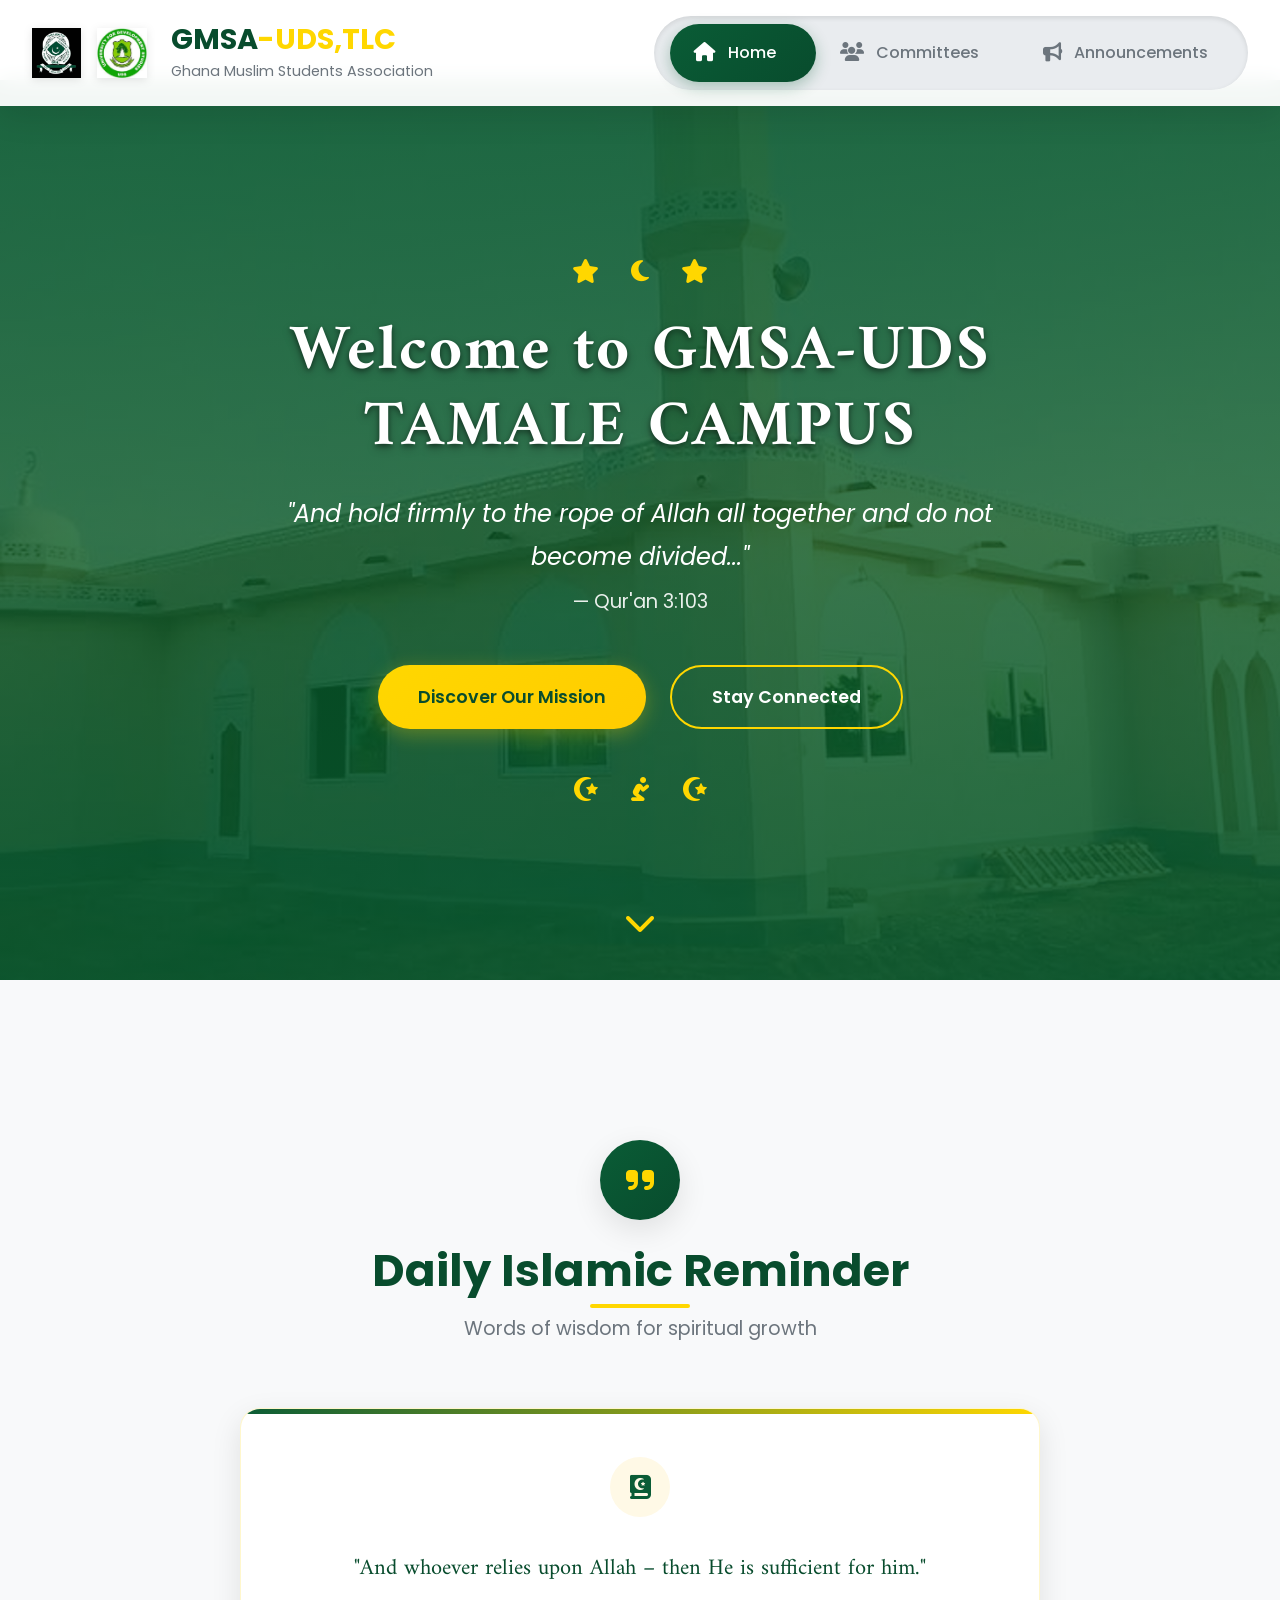
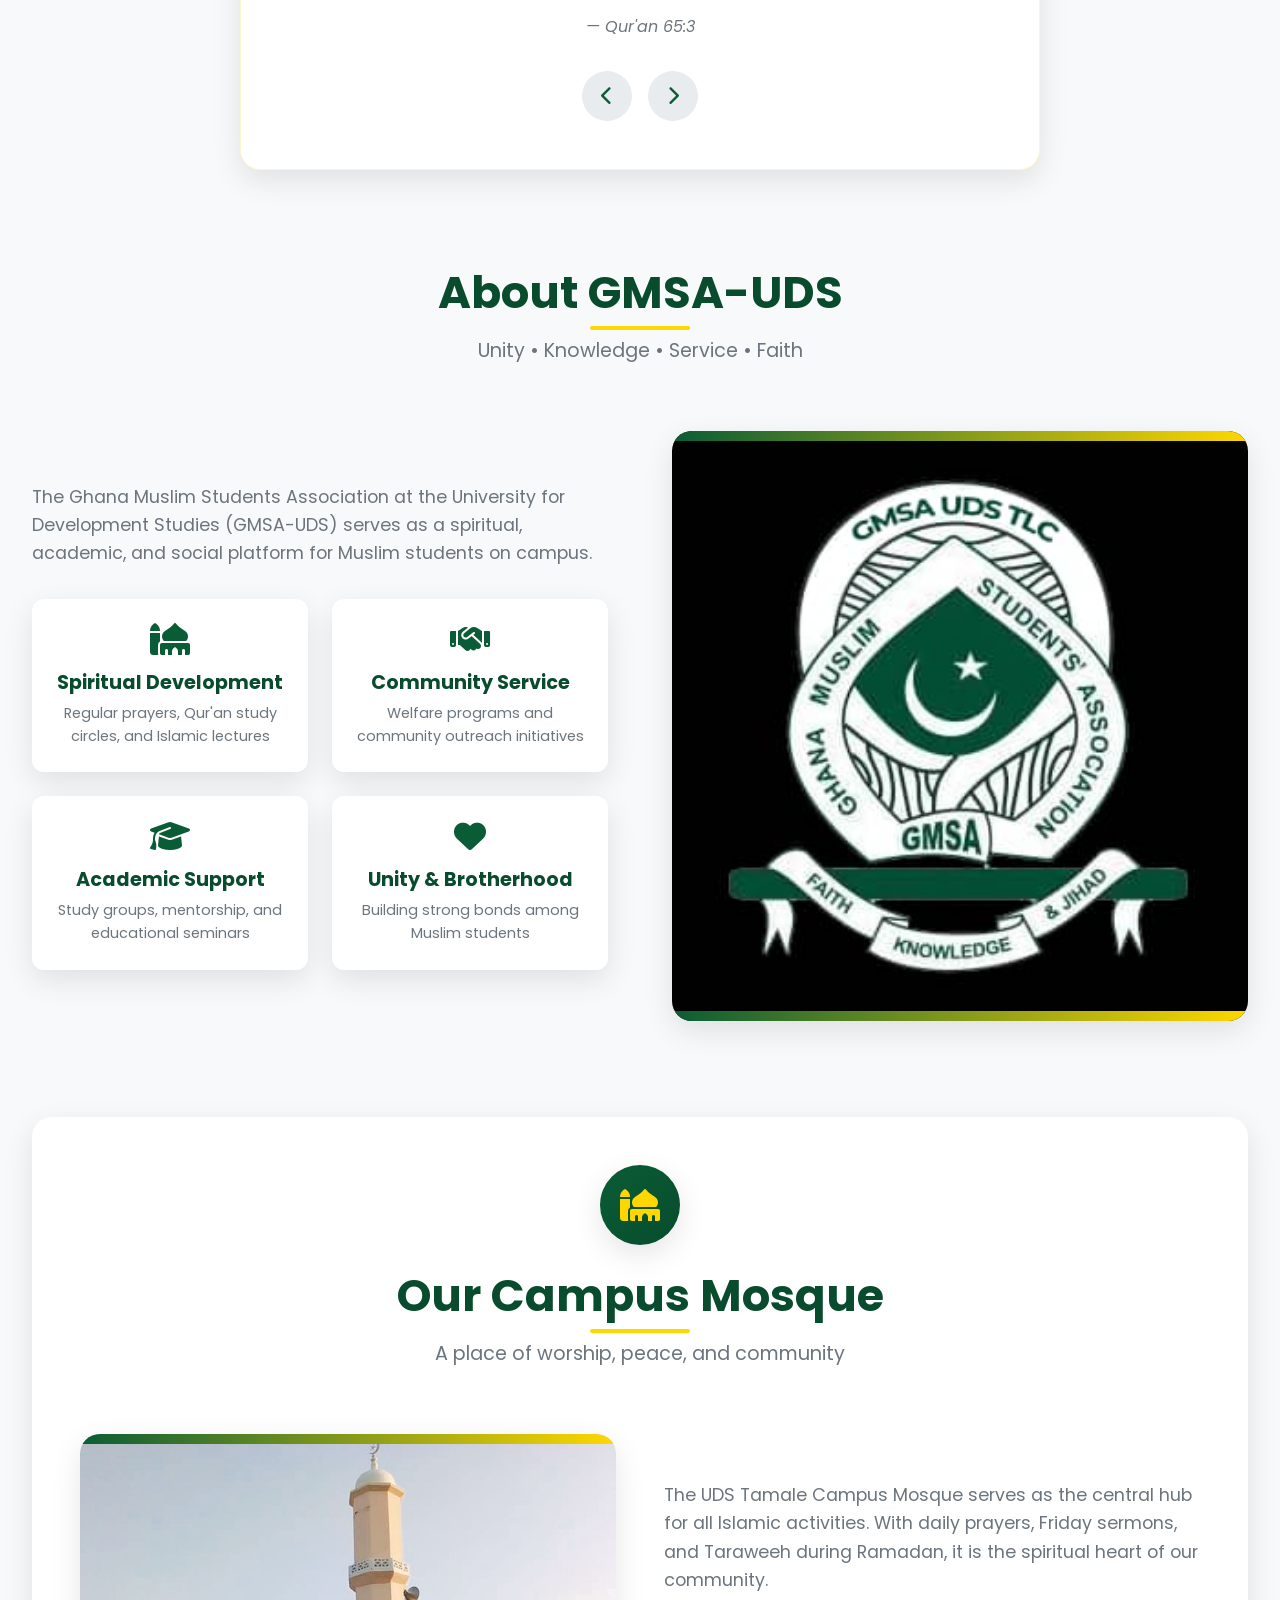
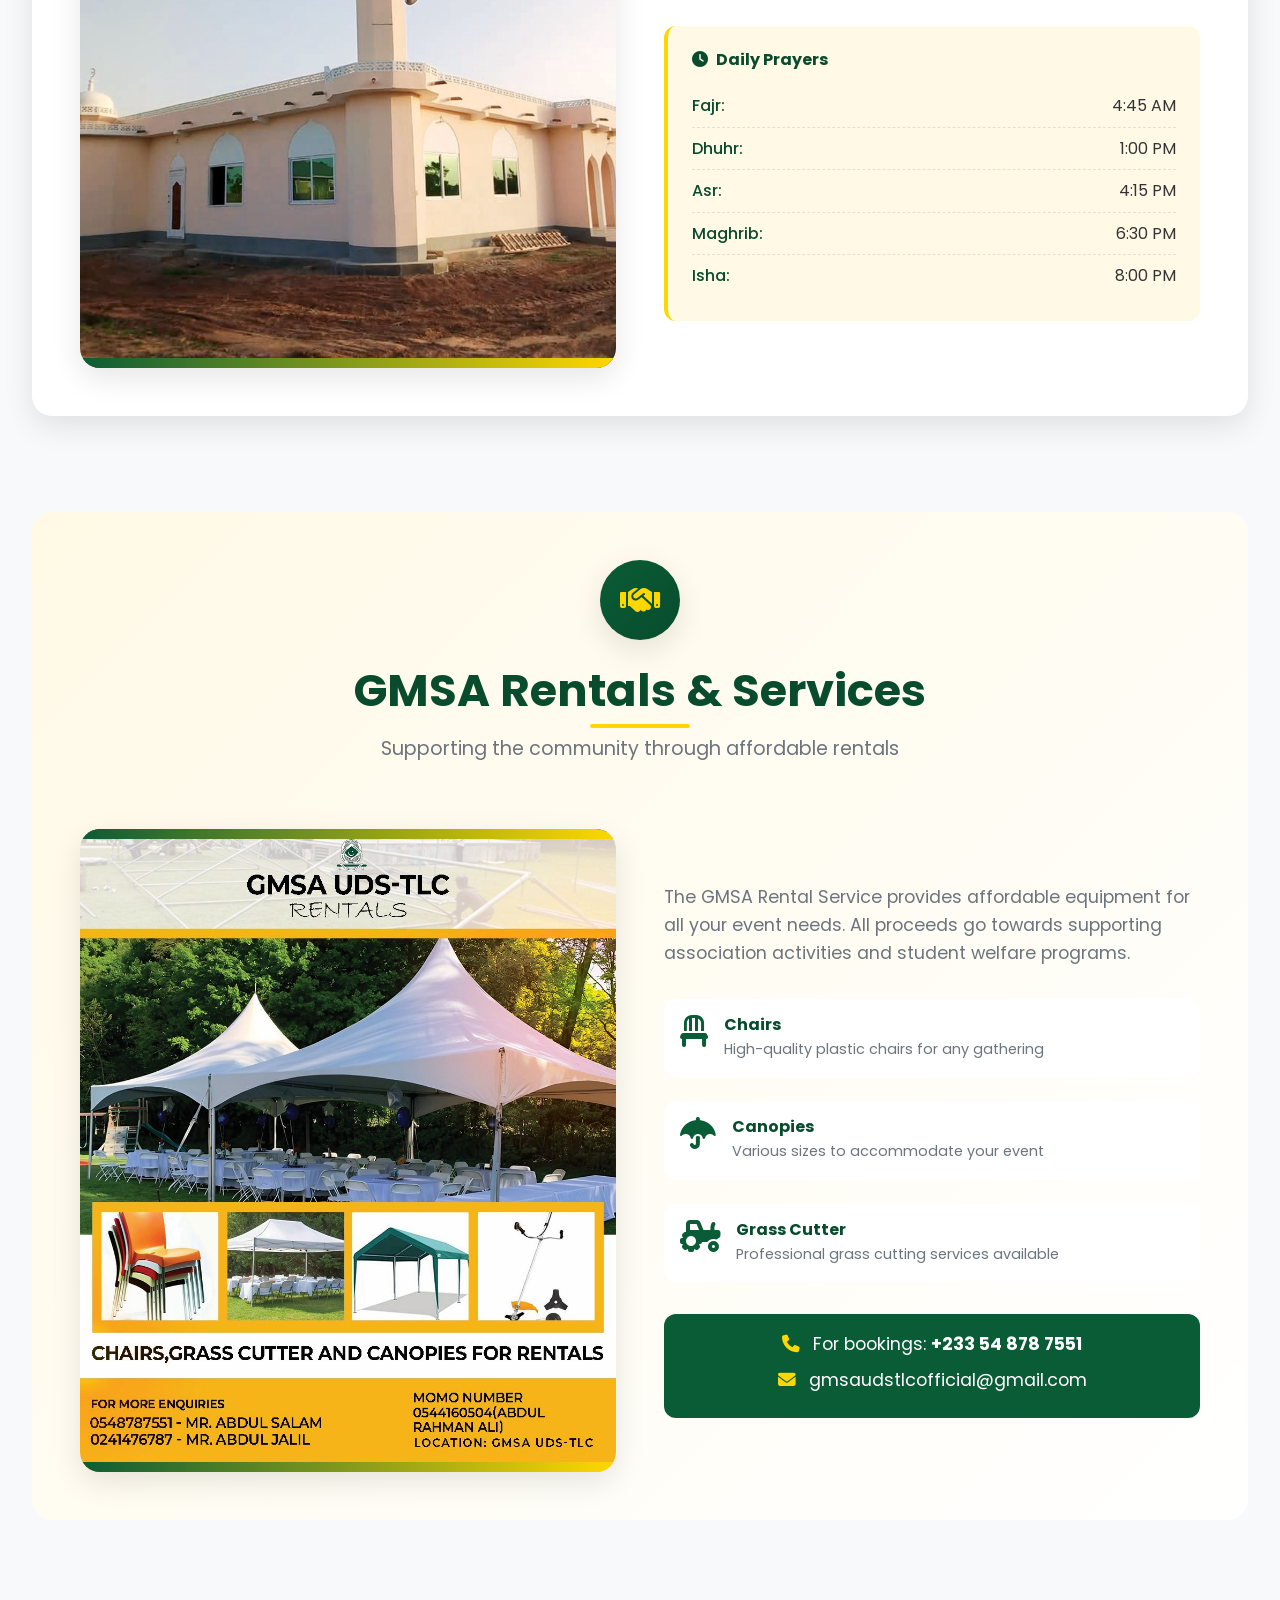
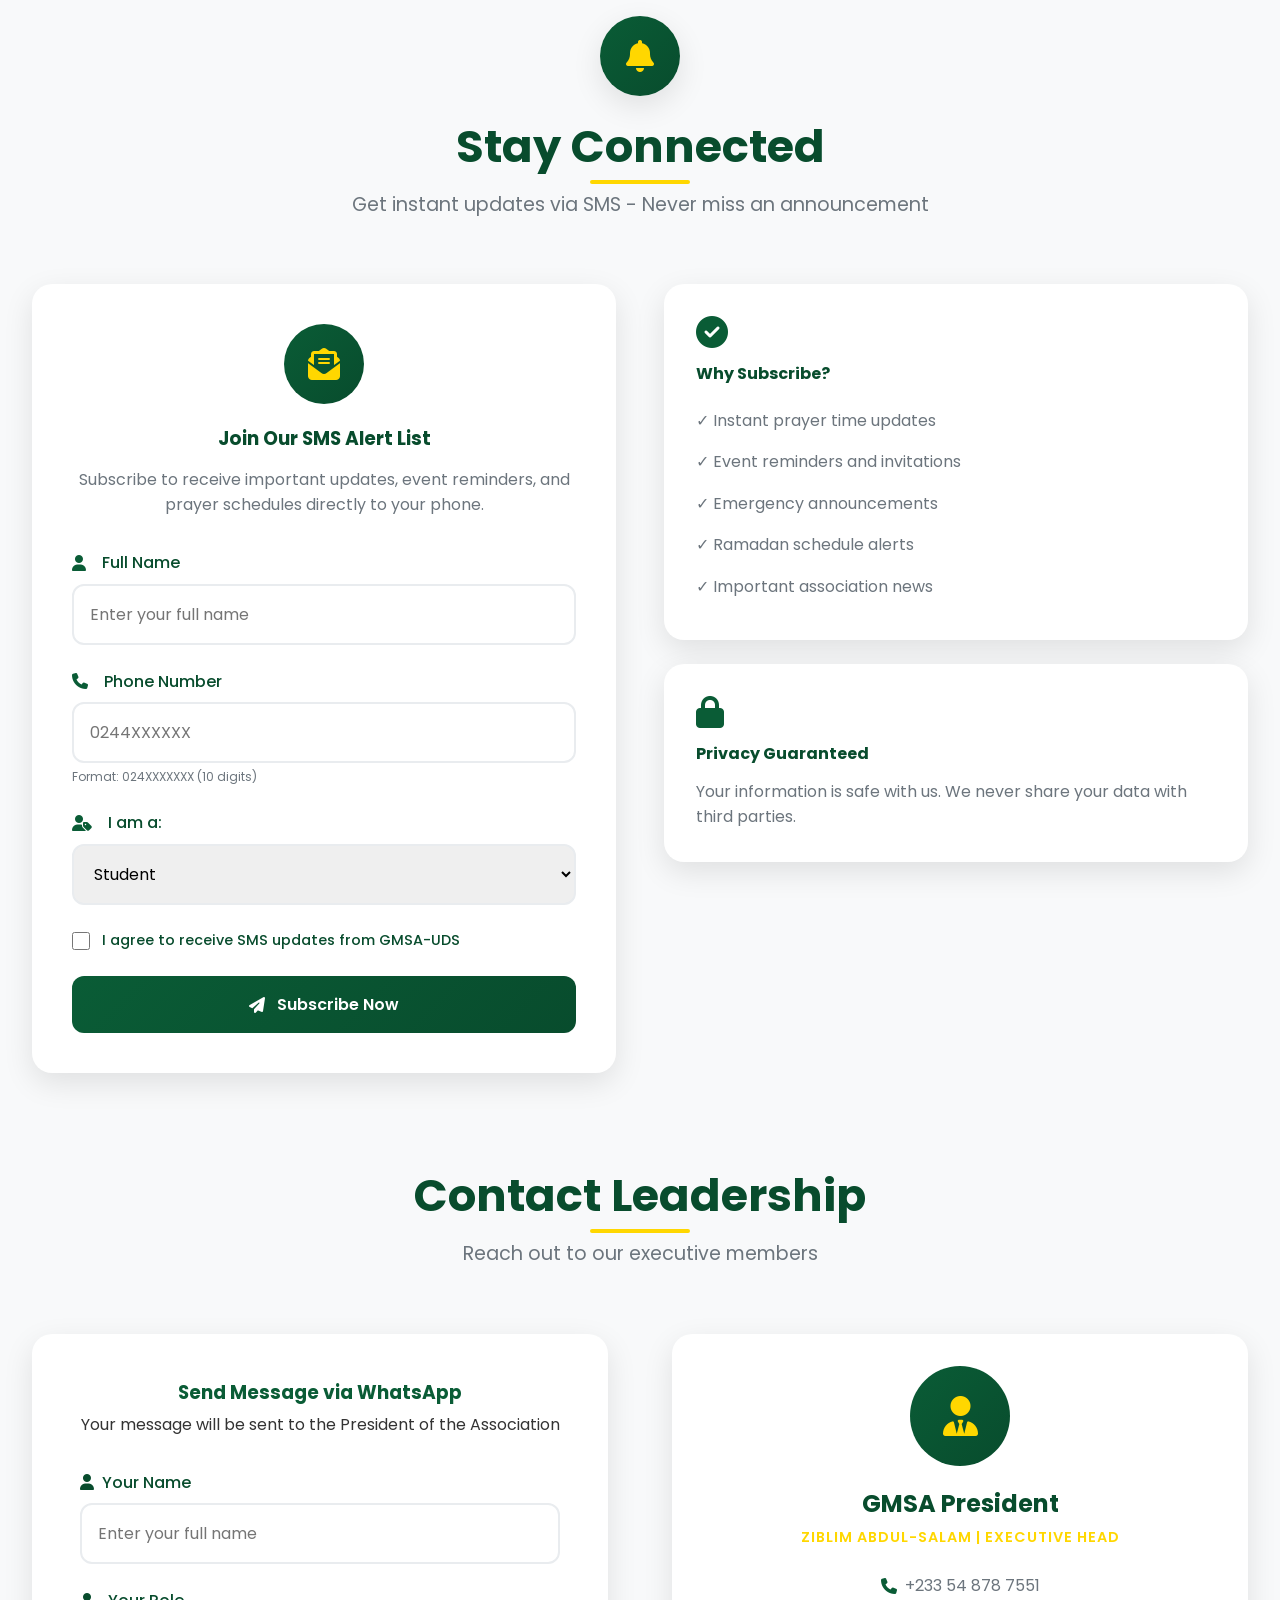
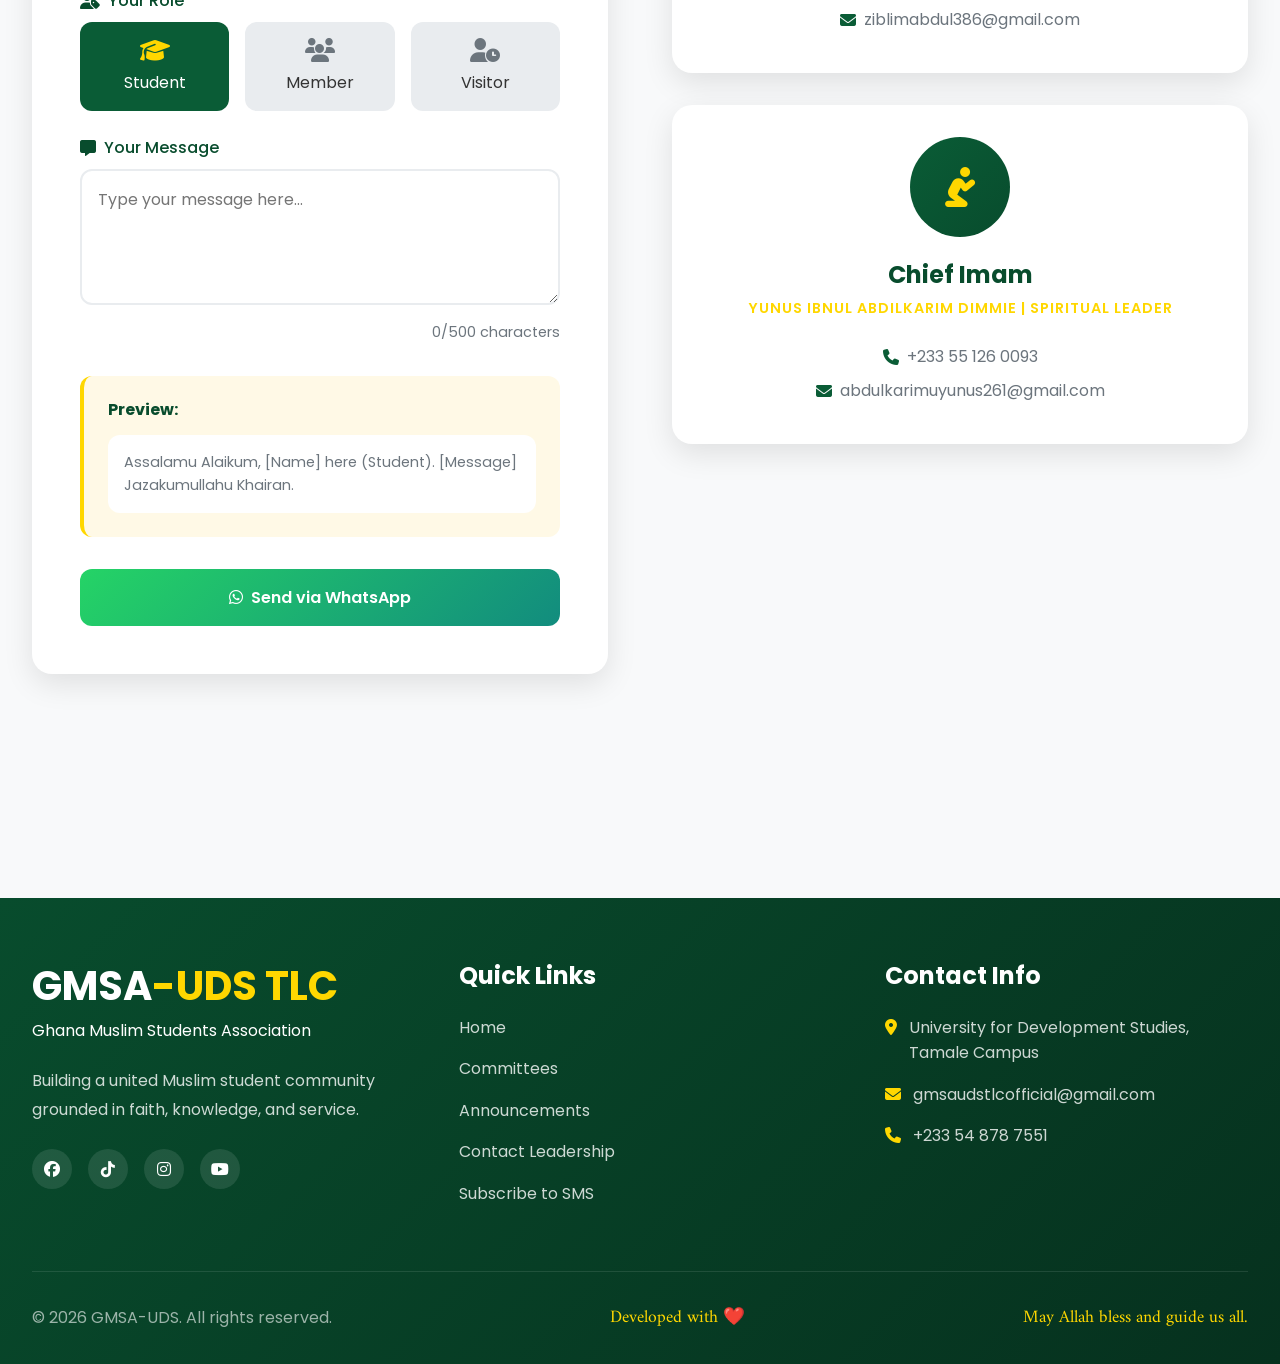
<file: index.html>
<!DOCTYPE html>
<html lang="en">
<head>
    <meta charset="UTF-8">
    <meta name="viewport" content="width=device-width, initial-scale=1.0, user-scalable=yes">
    <title>GMSA-UDS | Ghana Muslim Students Association</title>
    <link rel="stylesheet" href="style.css">
    <link rel="stylesheet" href="https://cdnjs.cloudflare.com/ajax/libs/font-awesome/6.4.0/css/all.min.css">
    <link href="https://fonts.googleapis.com/css2?family=Poppins:wght@300;400;500;600;700&family=Amiri:wght@400;700&display=swap" rel="stylesheet">
    <link rel="stylesheet" href="https://cdnjs.cloudflare.com/ajax/libs/animate.css/4.1.1/animate.min.css">
</head>
<body>
    <!-- Navigation -->
    <nav class="main-nav">
        <div class="nav-container">
            <div class="logo-section">
                <div class="logo-wrapper">
                    <img src="logo-gmsa.png" alt="GMSA Logo" class="logo">
                    <img src="logo-uds.png" alt="UDS Logo" class="logo">
                </div>
                <div class="logo-text">
                    <h1>GMSA<span class="gold-text">-UDS,TLC</span></h1>
                    <p>Ghana Muslim Students Association</p>
                </div>
            </div>
            
            <div class="nav-tabs">
                <a href="index.html" class="nav-tab active" data-tab="home">
                    <i class="fas fa-home"></i>
                    <span>Home</span>
                </a>
                <a href="committees.html" class="nav-tab" data-tab="committees">
                    <i class="fas fa-users"></i>
                    <span>Committees</span>
                </a>
                <a href="announcements.html" class="nav-tab" data-tab="announcements">
                    <i class="fas fa-bullhorn"></i>
                    <span>Announcements</span>
                </a>
                <div class="nav-slider"></div>
            </div>
            
            <button class="mobile-menu-btn">
                <i class="fas fa-bars"></i>
            </button>
        </div>
    </nav>

    <!-- Mobile Navigation -->
    <div class="mobile-nav">
        <a href="index.html" class="mobile-nav-link active">
            <i class="fas fa-home"></i> Home
        </a>
        <a href="committees.html" class="mobile-nav-link">
            <i class="fas fa-users"></i> Committees
        </a>
        <a href="announcements.html" class="mobile-nav-link">
            <i class="fas fa-bullhorn"></i> Announcements
        </a>
    </div>

    <!-- Home Page Hero -->
    <section class="hero-section" id="home-hero">
        <div class="hero-overlay"></div>
        <div class="hero-content animate__animated animate__fadeInUp">
            <div class="islamic-ornament top-ornament">
                <i class="fas fa-star"></i>
                <i class="fas fa-moon"></i>
                <i class="fas fa-star"></i>
            </div>
            
            <h1 class="hero-title">Welcome to GMSA-UDS TAMALE CAMPUS</h1>
            <div class="hero-subtitle">
                <p class="quran-verse">"And hold firmly to the rope of Allah all together and do not become divided..."</p>
                <p class="quran-ref">— Qur'an 3:103</p>
            </div>
            
            <div class="hero-cta">
                <a href="#about" class="cta-btn primary-btn">Discover Our Mission</a>
                <a href="#subscribe-section" class="cta-btn secondary-btn">Stay Connected</a>
            </div>
            
            <div class="islamic-ornament bottom-ornament">
                <i class="fas fa-star-and-crescent"></i>
                <i class="fas fa-pray"></i>
                <i class="fas fa-star-and-crescent"></i>
            </div>
        </div>
        
        <div class="scroll-indicator">
            <i class="fas fa-chevron-down"></i>
        </div>
    </section>

    <!-- Main Content -->
    <main class="main-content">
        <!-- Daily Quote Section -->
        <section class="daily-quote-section">
            <div class="section-header">
                <div class="section-icon">
                    <i class="fas fa-quote-right"></i>
                </div>
                <h2 class="section-title">Daily Islamic Reminder</h2>
                <p class="section-subtitle">Words of wisdom for spiritual growth</p>
            </div>
            
            <div class="quote-container">
                <div class="quote-card">
                    <div class="quote-icon">
                        <i class="fas fa-book-quran"></i>
                    </div>
                    <p class="quote-text" id="daily-quote">Loading daily reminder...</p>
                    <p class="quote-ref" id="quote-ref"></p>
                    <div class="quote-controls">
                        <button id="prev-quote" class="quote-btn">
                            <i class="fas fa-chevron-left"></i>
                        </button>
                        <button id="next-quote" class="quote-btn">
                            <i class="fas fa-chevron-right"></i>
                        </button>
                    </div>
                </div>
            </div>
        </section>

        <!-- About Section -->
        <section class="about-section" id="about">
            <div class="section-header">
                <h2 class="section-title">About GMSA-UDS</h2>
                <p class="section-subtitle">Unity • Knowledge • Service • Faith</p>
            </div>
            
            <div class="about-content">
                <div class="about-text animate__animated animate__fadeInLeft">
                    <p>The Ghana Muslim Students Association at the University for Development Studies (GMSA-UDS) serves as a spiritual, academic, and social platform for Muslim students on campus.</p>
                    
                    <div class="about-highlights">
                        <div class="highlight-card">
                            <i class="fas fa-mosque"></i>
                            <h4>Spiritual Development</h4>
                            <p>Regular prayers, Qur'an study circles, and Islamic lectures</p>
                        </div>
                        <div class="highlight-card">
                            <i class="fas fa-handshake"></i>
                            <h4>Community Service</h4>
                            <p>Welfare programs and community outreach initiatives</p>
                        </div>
                        <div class="highlight-card">
                            <i class="fas fa-graduation-cap"></i>
                            <h4>Academic Support</h4>
                            <p>Study groups, mentorship, and educational seminars</p>
                        </div>
                        <div class="highlight-card">
                            <i class="fas fa-heart"></i>
                            <h4>Unity & Brotherhood</h4>
                            <p>Building strong bonds among Muslim students</p>
                        </div>
                    </div>
                </div>
                
                <div class="about-image animate__animated animate__fadeInRight">
                    <div class="image-frame">
                        <div class="frame-decoration"></div>
                        <img src="logo-gmsa.png" alt="GMSA-UDS Members" class="about-img">
                        <div class="frame-decoration"></div>
                    </div>
                </div>
            </div>
        </section>

        <!-- Campus Mosque Section -->
        <section class="mosque-section">
            <div class="section-header">
                <div class="section-icon">
                    <i class="fas fa-mosque"></i>
                </div>
                <h2 class="section-title">Our Campus Mosque</h2>
                <p class="section-subtitle">A place of worship, peace, and community</p>
            </div>
            
            <div class="mosque-content">
                <div class="mosque-image">
                    <div class="image-frame">
                        <div class="frame-decoration"></div>
                        <img src="about-image.jpg" alt="UDS Campus Mosque" class="about-img">
                        <div class="frame-decoration"></div>
                    </div>
                </div>
                <div class="mosque-text">
                    <p>The UDS Tamale Campus Mosque serves as the central hub for all Islamic activities. With daily prayers, Friday sermons, and Taraweeh during Ramadan, it is the spiritual heart of our community.</p>
                    <div class="prayer-times-mini">
                        <h4><i class="fas fa-clock"></i> Daily Prayers</h4>
                        <div class="prayer-row"><span>Fajr:</span><span>4:45 AM</span></div>
                        <div class="prayer-row"><span>Dhuhr:</span><span>1:00 PM</span></div>
                        <div class="prayer-row"><span>Asr:</span><span>4:15 PM</span></div>
                        <div class="prayer-row"><span>Maghrib:</span><span>6:30 PM</span></div>
                        <div class="prayer-row"><span>Isha:</span><span>8:00 PM</span></div>
                    </div>
                </div>
            </div>
        </section>

        <!-- Rentals & Business Section -->
        <section class="rentals-section">
            <div class="section-header">
                <div class="section-icon">
                    <i class="fas fa-handshake"></i>
                </div>
                <h2 class="section-title">GMSA Rentals & Services</h2>
                <p class="section-subtitle">Supporting the community through affordable rentals</p>
            </div>
            
            <div class="rentals-content">
                <div class="rentals-image">
                    <div class="image-frame">
                        <div class="frame-decoration"></div>
                        <img src="business.jpg" alt="GMSA Rentals" class="about-img">
                        <div class="frame-decoration"></div>
                    </div>
                </div>
                <div class="rentals-text">
                    <p>The GMSA Rental Service provides affordable equipment for all your event needs. All proceeds go towards supporting association activities and student welfare programs.</p>
                    <div class="rentals-list">
                        <div class="rental-item">
                            <i class="fas fa-chair"></i>
                            <div>
                                <h4>Chairs</h4>
                                <p>High-quality plastic chairs for any gathering</p>
                            </div>
                        </div>
                        <div class="rental-item">
                            <i class="fas fa-umbrella"></i>
                            <div>
                                <h4>Canopies</h4>
                                <p>Various sizes to accommodate your event</p>
                            </div>
                        </div>
                        <div class="rental-item">
                            <i class="fas fa-tractor"></i>
                            <div>
                                <h4>Grass Cutter</h4>
                                <p>Professional grass cutting services available</p>
                            </div>
                        </div>
                    </div>
                    <div class="rental-contact">
                        <p><i class="fas fa-phone"></i> For bookings: <strong>+233 54 878 7551</strong></p>
                        <p><i class="fas fa-envelope"></i> gmsaudstlcofficial@gmail.com</p>
                    </div>
                </div>
            </div>
        </section>

        <!-- Image Gallery Section (Commented - Ready for future use) -->
        <!--
        <section class="gallery-section">
            <div class="section-header">
                <div class="section-icon">
                    <i class="fas fa-images"></i>
                </div>
                <h2 class="section-title">Event Gallery</h2>
                <p class="section-subtitle">Moments from our community activities</p>
            </div>
            <div class="gallery-grid">
                <div class="gallery-item"><img src="gallery1.jpg" alt="Event 1"></div>
                <div class="gallery-item"><img src="gallery2.jpg" alt="Event 2"></div>
                <div class="gallery-item"><img src="gallery3.jpg" alt="Event 3"></div>
                <div class="gallery-item"><img src="gallery4.jpg" alt="Event 4"></div>
                <div class="gallery-item"><img src="gallery5.jpg" alt="Event 5"></div>
                <div class="gallery-item"><img src="gallery6.jpg" alt="Event 6"></div>
            </div>
        </section>
        -->

        <!-- SMS Subscription Section - Google Sheets Integration -->
        <section class="sms-subscribe-section" id="subscribe-section">
            <div class="section-header">
                <div class="section-icon">
                    <i class="fas fa-bell"></i>
                </div>
                <h2 class="section-title">Stay Connected</h2>
                <p class="section-subtitle">Get instant updates via SMS - Never miss an announcement</p>
            </div>
            
            <div class="sms-container">
                <div class="sms-card">
                    <div class="sms-icon">
                        <i class="fas fa-envelope-open-text"></i>
                    </div>
                    <h3>Join Our SMS Alert List</h3>
                    <p>Subscribe to receive important updates, event reminders, and prayer schedules directly to your phone.</p>
                    
                    <form id="sms-subscribe-form" class="sms-form">
                        <div class="form-group">
                            <label for="subscriber-name"><i class="fas fa-user"></i> Full Name</label>
                            <input type="text" id="subscriber-name" name="name" placeholder="Enter your full name" required>
                        </div>
                        
                        <div class="form-group">
                            <label for="subscriber-phone"><i class="fas fa-phone"></i> Phone Number</label>
                            <input type="tel" id="subscriber-phone" name="phone" placeholder="0244XXXXXX" required>
                            <small>Format: 024XXXXXXX (10 digits)</small>
                        </div>
                        
                        <div class="form-group">
                            <label for="subscriber-role"><i class="fas fa-user-tag"></i> I am a:</label>
                            <select id="subscriber-role" name="role">
                                <option value="Student">Student</option>
                                <option value="Alumni">Alumni</option>
                                <option value="Staff">Staff Member</option>
                                <option value="Community Member">Community Member</option>
                            </select>
                        </div>
                        
                        <div class="form-check">
                            <input type="checkbox" id="subscribe-agree" required>
                            <label for="subscribe-agree">I agree to receive SMS updates from GMSA-UDS</label>
                        </div>
                        
                        <button type="submit" class="subscribe-sms-btn" id="sms-submit-btn">
                            <i class="fas fa-paper-plane"></i> Subscribe Now
                        </button>
                    </form>
                    
                    <div id="sms-message" class="sms-message"></div>
                </div>
                
                <div class="sms-info">
                    <div class="info-card">
                        <i class="fas fa-check-circle"></i>
                        <h4>Why Subscribe?</h4>
                        <ul>
                            <li>✓ Instant prayer time updates</li>
                            <li>✓ Event reminders and invitations</li>
                            <li>✓ Emergency announcements</li>
                            <li>✓ Ramadan schedule alerts</li>
                            <li>✓ Important association news</li>
                        </ul>
                    </div>
                    <div class="info-card">
                        <i class="fas fa-lock"></i>
                        <h4>Privacy Guaranteed</h4>
                        <p>Your information is safe with us. We never share your data with third parties.</p>
                    </div>
                </div>
            </div>
        </section>

        <!-- Contact Leadership Section -->
        <section class="contact-section" id="contact">
            <div class="section-header">
                <h2 class="section-title">Contact Leadership</h2>
                <p class="section-subtitle">Reach out to our executive members</p>
            </div>
            
            <div class="contact-container">
                <div class="contact-form-container">
                    <div class="form-header">
                        <h3>Send Message via WhatsApp</h3>
                        <p>Your message will be sent to the President of the Association</p>
                    </div>
                    
                    <form id="whatsapp-form" class="contact-form">
                        <div class="form-group">
                            <label for="name"><i class="fas fa-user"></i> Your Name</label>
                            <input type="text" id="name" placeholder="Enter your full name" required>
                        </div>
                        
                        <div class="form-group">
                            <label for="role"><i class="fas fa-user-tag"></i> Your Role</label>
                            <div class="role-selector">
                                <div class="role-option" data-role="Student">
                                    <i class="fas fa-graduation-cap"></i>
                                    <span>Student</span>
                                </div>
                                <div class="role-option" data-role="Member">
                                    <i class="fas fa-users"></i>
                                    <span>Member</span>
                                </div>
                                <div class="role-option" data-role="Visitor">
                                    <i class="fas fa-user-clock"></i>
                                    <span>Visitor</span>
                                </div>
                                <input type="hidden" id="role" value="Student" required>
                            </div>
                        </div>
                        
                        <div class="form-group">
                            <label for="message"><i class="fas fa-comment-alt"></i> Your Message</label>
                            <textarea id="message" placeholder="Type your message here..." rows="4" required></textarea>
                            <div class="char-count">
                                <span id="char-counter">0</span>/500 characters
                            </div>
                        </div>
                        
                        <div class="form-preview">
                            <h4>Preview:</h4>
                            <div class="preview-box">
                                <p id="preview-text">Assalamu Alaikum, [Name] here ([Role]). [Message] Jazakumullahu Khairan.</p>
                            </div>
                        </div>
                        
                        <div class="form-actions">
                            <button type="submit" class="whatsapp-btn">
                                <i class="fab fa-whatsapp"></i> Send via WhatsApp
                            </button>
                        </div>
                    </form>
                </div>
                
                <div class="contact-leaders">
                    <div class="leader-card">
                        <div class="leader-image">
                            <i class="fas fa-user-tie"></i>
                        </div>
                        <h3 class="leader-name">GMSA President</h3>
                        <p class="leader-role">Ziblim Abdul-Salam | Executive Head</p>
                        <div class="leader-contact">
                            <p><i class="fas fa-phone"></i> +233 54 878 7551</p>
                            <p><i class="fas fa-envelope"></i> ziblimabdul386@gmail.com</p>
                        </div>
                    </div>
                    
                    <div class="leader-card">
                        <div class="leader-image">
                            <i class="fas fa-pray"></i>
                        </div>
                        <h3 class="leader-name">Chief Imam</h3>
                        <p class="leader-role">Yunus Ibnul Abdilkarim Dimmie | Spiritual Leader</p>
                        <div class="leader-contact">
                            <p><i class="fas fa-phone"></i>+233 55 126 0093</p>
                            <p><i class="fas fa-envelope"></i> abdulkarimuyunus261@gmail.com</p>
                        </div>
                    </div>
                </div>
            </div>
        </section>
    </main>

    <!-- Footer -->
    <footer class="main-footer">
        <div class="footer-content">
            <div class="footer-section">
                <div class="footer-logo">
                    <h2>GMSA<span class="gold-text">-UDS TLC</span></h2>
                    <p>Ghana Muslim Students Association</p>
                </div>
                <p class="footer-description">Building a united Muslim student community grounded in faith, knowledge, and service.</p>
                <div class="social-links">
                    <a href="https://www.facebook.com/share/1D9YQ5xvA8/" class="social-link"><i class="fab fa-facebook"></i></a>
                    <a href="tiktok.com/@gmsaudstlc" class="social-link"><i class="fab fa-tiktok"></i></a>
                    <a href="https://www.instagram.com/gmsaudstlc?igsh=MWtzemppaGV3cm1rNA==" class="social-link"><i class="fab fa-instagram"></i></a>
                    <a href="https://youtube.com/@gmsaudstlc?si=0BYmq0vOQ4SRqhPY" class="social-link"><i class="fab fa-youtube"></i></a>
                </div>
            </div>
            
            <div class="footer-section">
                <h3>Quick Links</h3>
                <ul class="footer-links">
                    <li><a href="index.html">Home</a></li>
                    <li><a href="committees.html">Committees</a></li>
                    <li><a href="announcements.html">Announcements</a></li>
                    <li><a href="#contact">Contact Leadership</a></li>
                    <li><a href="#subscribe-section">Subscribe to SMS</a></li>
                </ul>
            </div>
            
            <div class="footer-section">
                <h3>Contact Info</h3>
                <ul class="contact-info">
                    <li><i class="fas fa-map-marker-alt"></i> University for Development Studies, Tamale Campus</li>
                    <li><i class="fas fa-envelope"></i> gmsaudstlcofficial@gmail.com</li>
                    <li><i class="fas fa-phone"></i> +233 54 878 7551</li>
                </ul>
            </div>
        </div>
        
        <div class="footer-bottom">
            <p>&copy; <span id="current-year"></span> GMSA-UDS. All rights reserved.</p>
            <p class="islamic-greeting">Developed with ❤️</p>
            <p class="islamic-greeting">May Allah bless and guide us all.</p>
        </div>
    </footer>

    <!-- Scripts -->
    <script src="script.js"></script>
</body>
</html>
</file>
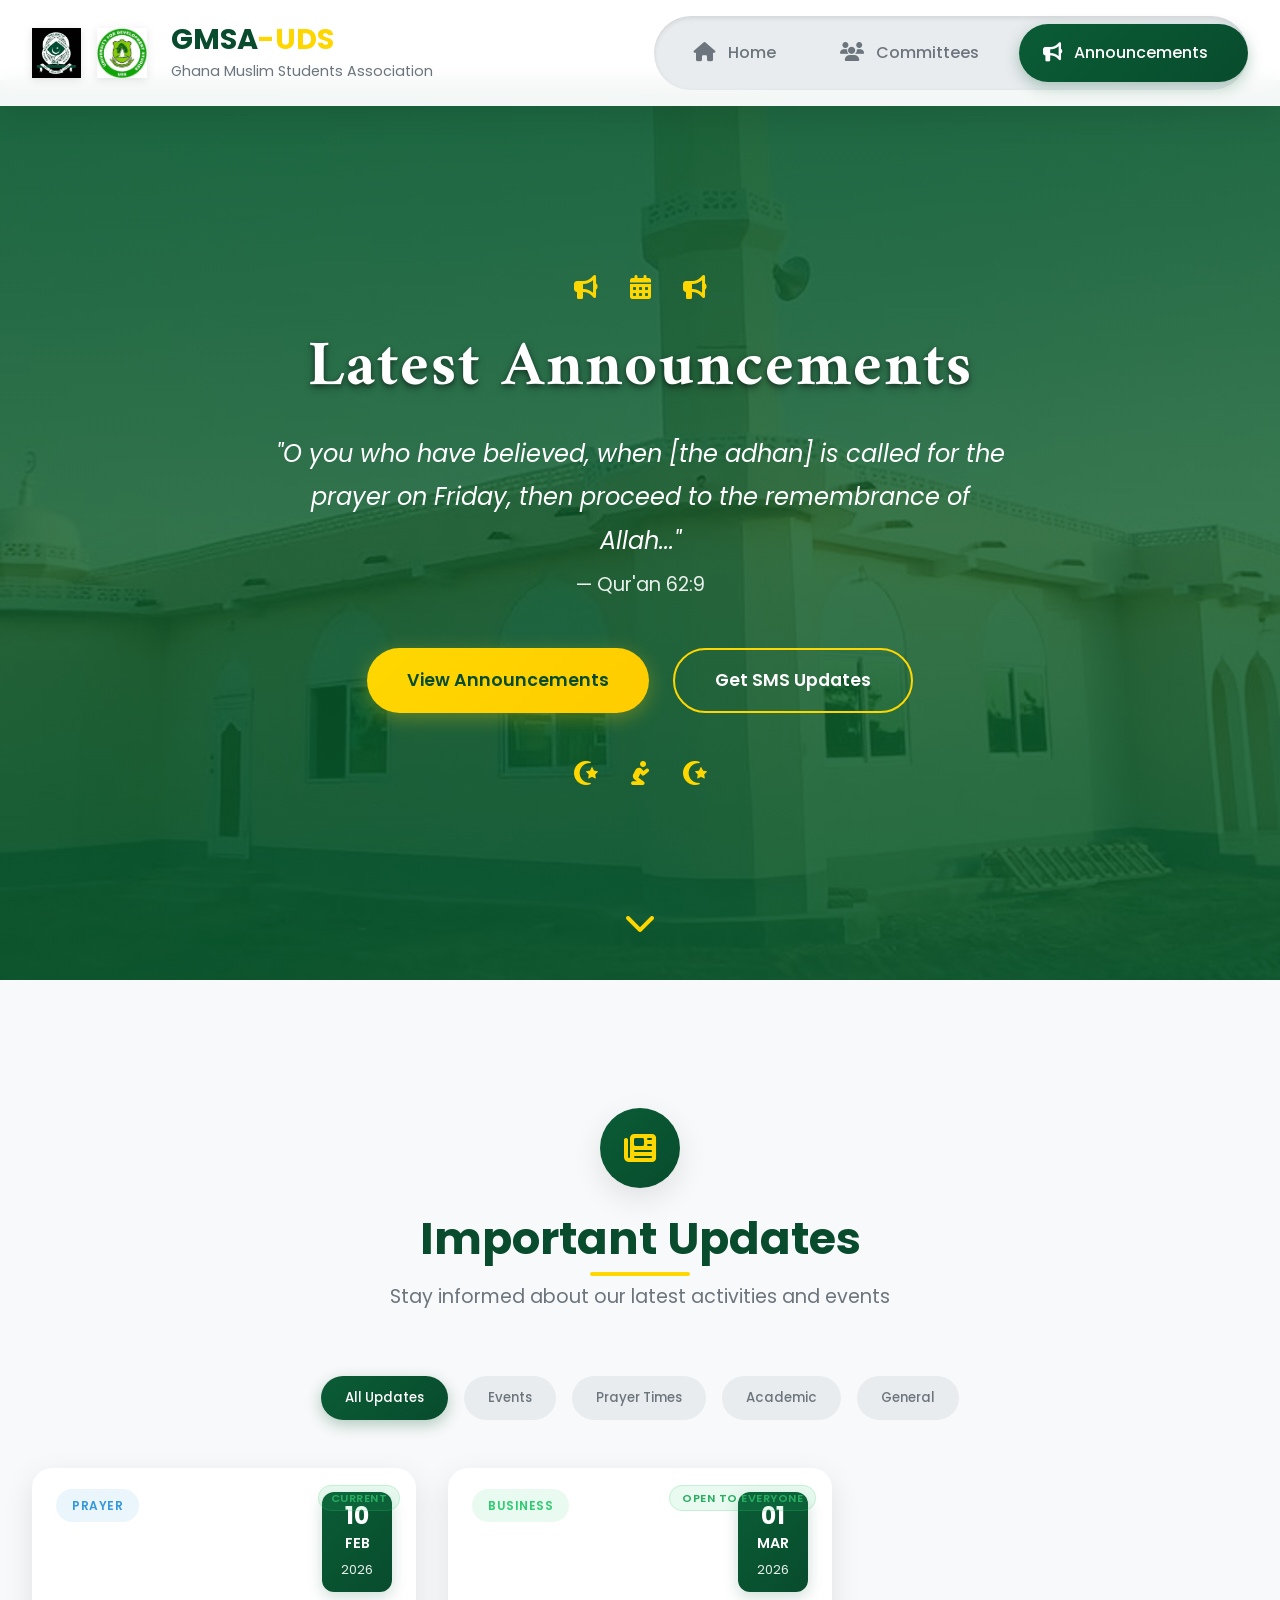
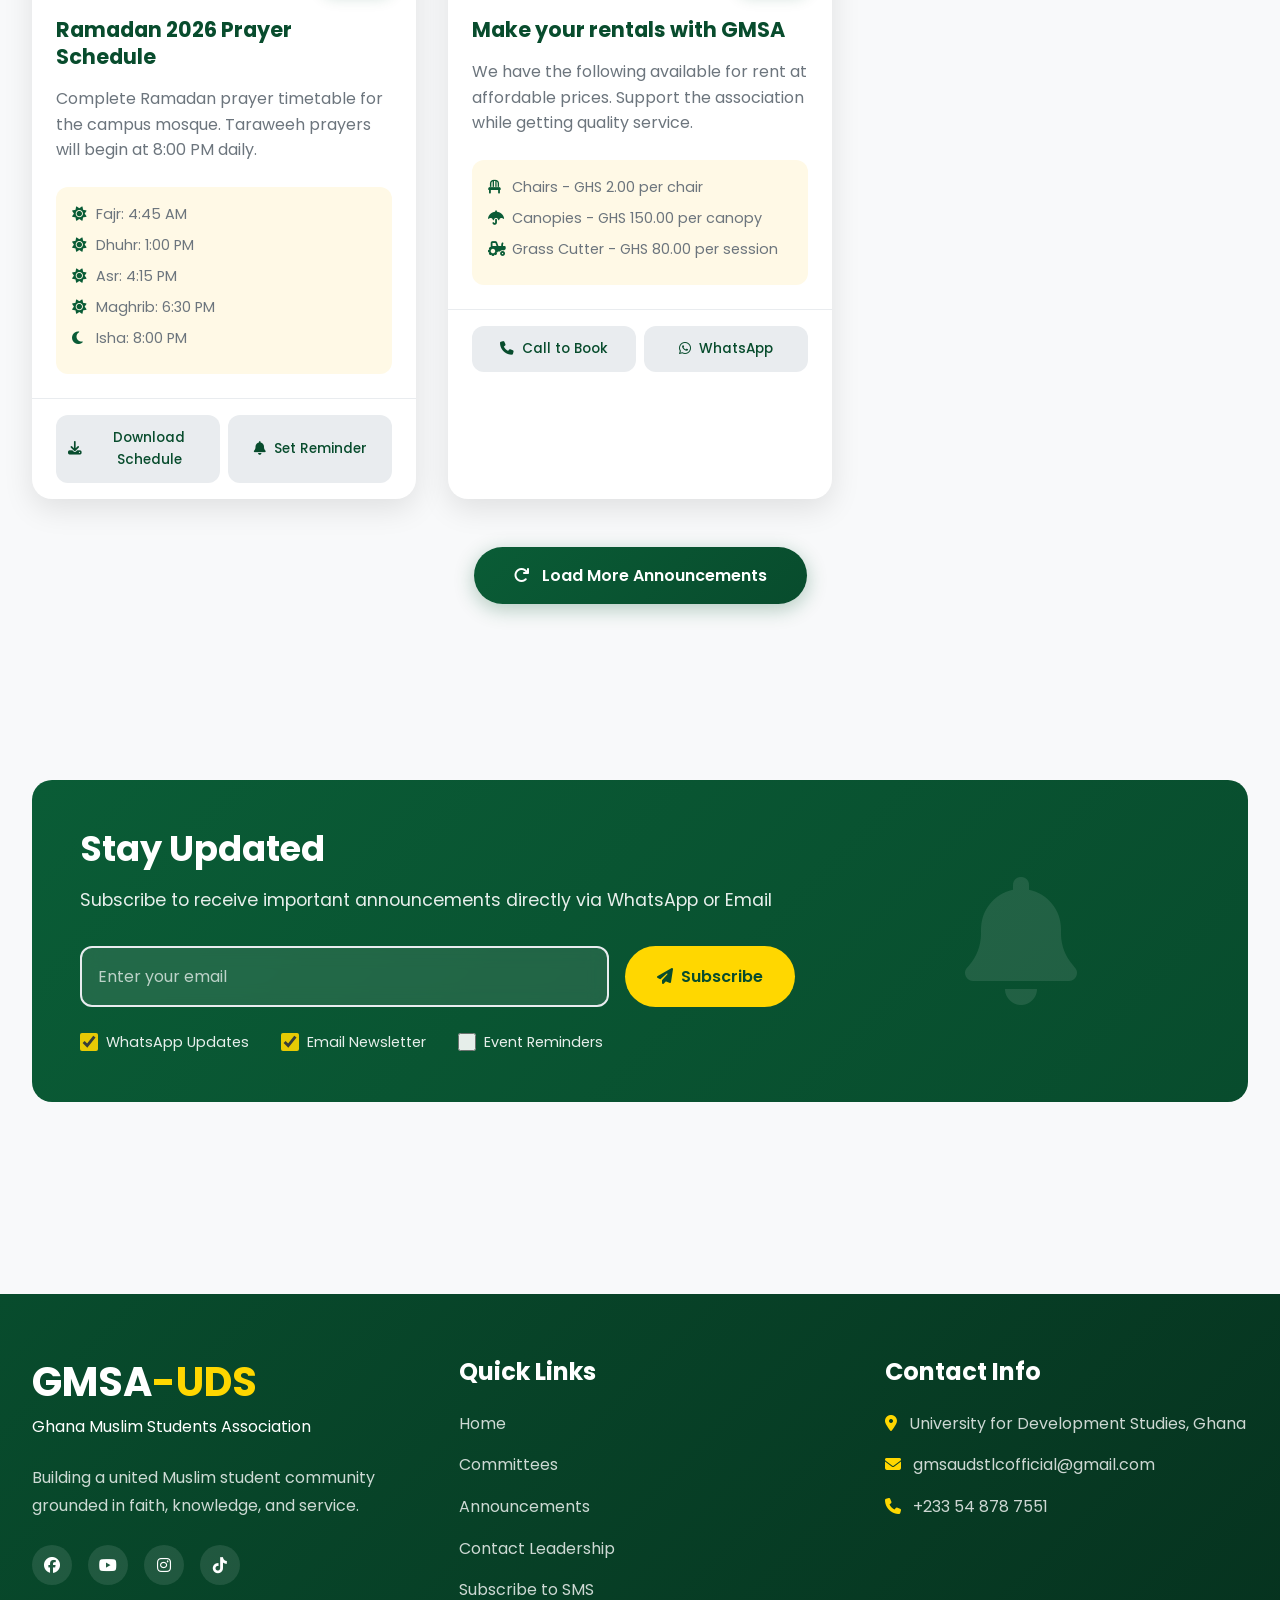
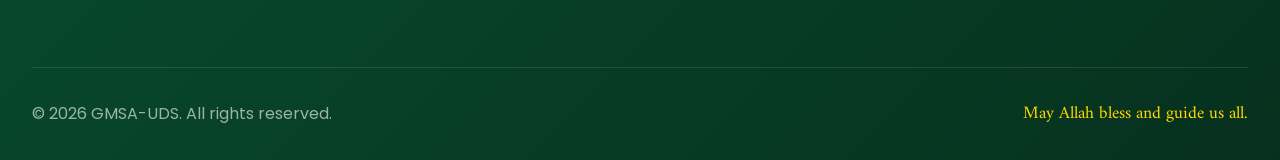
<file: announcements.html>
<!DOCTYPE html>
<html lang="en">
<head>
    <meta charset="UTF-8">
    <meta name="viewport" content="width=device-width, initial-scale=1.0, user-scalable=yes">
    <title>Announcements - GMSA-UDS</title>
    <link rel="stylesheet" href="style.css">
    <link rel="stylesheet" href="https://cdnjs.cloudflare.com/ajax/libs/font-awesome/6.4.0/css/all.min.css">
    <link href="https://fonts.googleapis.com/css2?family=Poppins:wght@300;400;500;600;700&family=Amiri:wght@400;700&display=swap" rel="stylesheet">
    <link rel="stylesheet" href="https://cdnjs.cloudflare.com/ajax/libs/animate.css/4.1.1/animate.min.css">
</head>
<body>
    <!-- Navigation -->
    <nav class="main-nav">
        <div class="nav-container">
            <div class="logo-section">
                <div class="logo-wrapper">
                    <img src="logo-gmsa.png" alt="GMSA Logo" class="logo">
                    <img src="logo-uds.png" alt="UDS Logo" class="logo">
                </div>
                <div class="logo-text">
                    <h1>GMSA<span class="gold-text">-UDS</span></h1>
                    <p>Ghana Muslim Students Association</p>
                </div>
            </div>
            
            <div class="nav-tabs">
                <a href="index.html" class="nav-tab" data-tab="home">
                    <i class="fas fa-home"></i>
                    <span>Home</span>
                </a>
                <a href="committees.html" class="nav-tab" data-tab="committees">
                    <i class="fas fa-users"></i>
                    <span>Committees</span>
                </a>
                <a href="announcements.html" class="nav-tab active" data-tab="announcements">
                    <i class="fas fa-bullhorn"></i>
                    <span>Announcements</span>
                </a>
                <div class="nav-slider"></div>
            </div>
            
            <button class="mobile-menu-btn">
                <i class="fas fa-bars"></i>
            </button>
        </div>
    </nav>

    <!-- Mobile Navigation -->
    <div class="mobile-nav">
        <a href="index.html" class="mobile-nav-link">
            <i class="fas fa-home"></i> Home
        </a>
        <a href="committees.html" class="mobile-nav-link">
            <i class="fas fa-users"></i> Committees
        </a>
        <a href="announcements.html" class="mobile-nav-link active">
            <i class="fas fa-bullhorn"></i> Announcements
        </a>
    </div>

    <!-- Announcements Hero Section -->
    <section class="hero-section" id="announcements-hero">
        <div class="hero-overlay"></div>
        <div class="hero-content animate__animated animate__fadeInUp">
            <div class="islamic-ornament top-ornament">
                <i class="fas fa-bullhorn"></i>
                <i class="fas fa-calendar-alt"></i>
                <i class="fas fa-bullhorn"></i>
            </div>
            
            <h1 class="hero-title">Latest Announcements</h1>
            <div class="hero-subtitle">
                <p class="quran-verse">"O you who have believed, when [the adhan] is called for the prayer on Friday, then proceed to the remembrance of Allah..."</p>
                <p class="quran-ref">— Qur'an 62:9</p>
            </div>
            
            <div class="hero-cta">
                <a href="#announcements-list" class="cta-btn primary-btn">View Announcements</a>
                <a href="index.html#subscribe-section" class="cta-btn secondary-btn">Get SMS Updates</a>
            </div>
            
            <div class="islamic-ornament bottom-ornament">
                <i class="fas fa-star-and-crescent"></i>
                <i class="fas fa-pray"></i>
                <i class="fas fa-star-and-crescent"></i>
            </div>
        </div>
        
        <div class="scroll-indicator">
            <i class="fas fa-chevron-down"></i>
        </div>
    </section>

    <!-- Announcements Main Content -->
    <main class="main-content">
        <section class="announcements-section" id="announcements-list">
            <div class="section-header">
                <div class="section-icon">
                    <i class="fas fa-newspaper"></i>
                </div>
                <h2 class="section-title">Important Updates</h2>
                <p class="section-subtitle">Stay informed about our latest activities and events</p>
            </div>
            
            <!-- Announcement Filter -->
            <div class="announcement-filter">
                <button class="filter-btn active" data-category="all">All Updates</button>
                <button class="filter-btn" data-category="events">Events</button>
                <button class="filter-btn" data-category="prayer">Prayer Times</button>
                <button class="filter-btn" data-category="academic">Academic</button>
                <button class="filter-btn" data-category="general">General</button>
            </div>
            
            <!-- Announcements Grid -->
            <div class="announcements-grid">
                <!-- Prayer Times Announcement -->
                <div class="announcement-card animate-on-scroll" data-category="prayer">
                    <div class="announcement-header">
                        <div class="announcement-category">
                            <span class="category-badge prayer">Prayer</span>
                        </div>
                        <div class="announcement-date">
                            <div class="date-day">10</div>
                            <div class="date-month">FEB</div>
                            <div class="date-year">2026</div>
                        </div>
                    </div>
                    
                    <div class="announcement-body">
                        <h3 class="announcement-title">Ramadan 2026 Prayer Schedule</h3>
                        <p class="announcement-desc">Complete Ramadan prayer timetable for the campus mosque. Taraweeh prayers will begin at 8:00 PM daily.</p>
                        
                        <div class="announcement-details">
                            <p><i class="fas fa-sun"></i> Fajr: 4:45 AM</p>
                            <p><i class="fas fa-sun"></i> Dhuhr: 1:00 PM</p>
                            <p><i class="fas fa-sun"></i> Asr: 4:15 PM</p>
                            <p><i class="fas fa-sun"></i> Maghrib: 6:30 PM</p>
                            <p><i class="fas fa-moon"></i> Isha: 8:00 PM</p>
                        </div>
                    </div>
                    
                    <div class="announcement-footer">
                        <a href="ramadan.html" class="announcement-btn">
                            <i class="fas fa-download"></i> Download Schedule
                        </a>
                        <a href="ramadan.html" class="announcement-btn">
                            <i class="fas fa-bell"></i> Set Reminder
                        </a>
                    </div>
                    
                    <div class="announcement-status">
                        <span class="status active">Current</span>
                    </div>
                </div>
                
                <!-- Rentals Announcement -->
                <div class="announcement-card animate-on-scroll" data-category="general">
                    <div class="announcement-header">
                        <div class="announcement-category">
                            <span class="category-badge general">Business</span>
                        </div>
                        <div class="announcement-date">
                            <div class="date-day">01</div>
                            <div class="date-month">MAR</div>
                            <div class="date-year">2026</div>
                        </div>
                    </div>
                    
                    <div class="announcement-body">
                        <h3 class="announcement-title">Make your rentals with GMSA</h3>
                        <p class="announcement-desc">We have the following available for rent at affordable prices. Support the association while getting quality service.</p>
                        
                        <div class="announcement-details">
                            <p><i class="fas fa-chair"></i> Chairs - GHS 2.00 per chair</p>
                            <p><i class="fas fa-umbrella"></i> Canopies - GHS 150.00 per canopy</p>
                            <p><i class="fas fa-tractor"></i> Grass Cutter - GHS 80.00 per session</p>
                        </div>
                    </div>
                    
                    <div class="announcement-footer">
                        <a href="index.html#contact" class="announcement-btn">
                            <i class="fas fa-phone"></i> Call to Book
                        </a>
                        <a href="https://wa.me/233548787551" class="announcement-btn">
                            <i class="fab fa-whatsapp"></i> WhatsApp
                        </a>
                    </div>
                    
                    <div class="announcement-status">
                        <span class="status active">Open to everyone</span>
                    </div>
                </div>

                <!-- Additional Announcements can be added here -->
                <!-- 
                <div class="announcement-card animate-on-scroll" data-category="events">
                    <div class="announcement-header">
                        <div class="announcement-category">
                            <span class="category-badge events">Event</span>
                        </div>
                        <div class="announcement-date">
                            <div class="date-day">15</div>
                            <div class="date-month">MAR</div>
                            <div class="date-year">2026</div>
                        </div>
                    </div>
                    
                    <div class="announcement-body">
                        <h3 class="announcement-title">Upcoming Event</h3>
                        <p class="announcement-desc">Description of the upcoming event...</p>
                        
                        <div class="announcement-details">
                            <p><i class="fas fa-clock"></i> Time: 10:00 AM</p>
                            <p><i class="fas fa-map-marker-alt"></i> Venue: Central Mosque</p>
                        </div>
                    </div>
                    
                    <div class="announcement-footer">
                        <a href="#" class="announcement-btn">
                            <i class="fas fa-calendar-plus"></i> Add to Calendar
                        </a>
                    </div>
                    
                    <div class="announcement-status">
                        <span class="status upcoming">Upcoming</span>
                    </div>
                </div>
                -->
            </div>
            
            <!-- Load More Button -->
            <div class="load-more-container">
                <button id="load-more" class="load-more-btn">
                    <i class="fas fa-redo"></i> Load More Announcements
                </button>
            </div>
        </section>
        
        <!-- Subscribe Section -->
        <section class="subscribe-section">
            <div class="subscribe-container">
                <div class="subscribe-content">
                    <h2>Stay Updated</h2>
                    <p>Subscribe to receive important announcements directly via WhatsApp or Email</p>
                    
                    <form class="subscribe-form">
                        <div class="form-group">
                            <input type="email" placeholder="Enter your email" class="subscribe-input">
                            <button type="submit" class="subscribe-btn">
                                <i class="fas fa-paper-plane"></i> Subscribe
                            </button>
                        </div>
                        
                        <div class="subscribe-options">
                            <label class="option-checkbox">
                                <input type="checkbox" checked>
                                <span>WhatsApp Updates</span>
                            </label>
                            <label class="option-checkbox">
                                <input type="checkbox" checked>
                                <span>Email Newsletter</span>
                            </label>
                            <label class="option-checkbox">
                                <input type="checkbox">
                                <span>Event Reminders</span>
                            </label>
                        </div>
                    </form>
                </div>
                
                <div class="subscribe-image">
                    <i class="fas fa-bell"></i>
                </div>
            </div>
        </section>
    </main>

    <!-- Footer -->
    <footer class="main-footer">
        <div class="footer-content">
            <div class="footer-section">
                <div class="footer-logo">
                    <h2>GMSA<span class="gold-text">-UDS</span></h2>
                    <p>Ghana Muslim Students Association</p>
                </div>
                <p class="footer-description">Building a united Muslim student community grounded in faith, knowledge, and service.</p>
                <div class="social-links">
                    <a href="https://www.facebook.com/share/1D9YQ5xvA8/" class="social-link"><i class="fab fa-facebook"></i></a>
                    <a href="https://youtube.com/@gmsaudstlc?si=0BYmq0vOQ4SRqhPY" class="social-link"><i class="fab fa-youtube"></i></a>
                    <a href="https://www.instagram.com/gmsaudstlc?igsh=MWtzemppaGV3cm1rNA==" class="social-link"><i class="fab fa-instagram"></i></a>
                    <a href="tiktok.com/@gmsaudstlc" class="social-link"><i class="fab fa-tiktok"></i></a>
                </div>
            </div>
            
            <div class="footer-section">
                <h3>Quick Links</h3>
                <ul class="footer-links">
                    <li><a href="index.html">Home</a></li>
                    <li><a href="committees.html">Committees</a></li>
                    <li><a href="announcements.html">Announcements</a></li>
                    <li><a href="index.html#contact">Contact Leadership</a></li>
                    <li><a href="index.html#subscribe-section">Subscribe to SMS</a></li>
                </ul>
            </div>
            
            <div class="footer-section">
                <h3>Contact Info</h3>
                <ul class="contact-info">
                    <li><i class="fas fa-map-marker-alt"></i> University for Development Studies, Ghana</li>
                    <li><i class="fas fa-envelope"></i> gmsaudstlcofficial@gmail.com</li>
                    <li><i class="fas fa-phone"></i> +233 54 878 7551</li>
                </ul>
            </div>
        </div>
        
        <div class="footer-bottom">
            <p>&copy; <span id="current-year"></span> GMSA-UDS. All rights reserved.</p>
            <p class="islamic-greeting">May Allah bless and guide us all.</p>
        </div>
    </footer>

    <!-- Scripts -->
    <script>
        // Announcement Filtering
        document.addEventListener('DOMContentLoaded', function() {
            const filterBtns = document.querySelectorAll('.announcement-filter .filter-btn');
            const announcementCards = document.querySelectorAll('.announcement-card');
            const loadMoreBtn = document.getElementById('load-more');
            
            // Filter functionality
            filterBtns.forEach(btn => {
                btn.addEventListener('click', function() {
                    filterBtns.forEach(b => b.classList.remove('active'));
                    this.classList.add('active');
                    
                    const category = this.getAttribute('data-category');
                    
                    announcementCards.forEach(card => {
                        if (category === 'all') {
                            card.style.display = 'block';
                            setTimeout(() => {
                                card.style.opacity = '1';
                                card.style.transform = 'translateY(0)';
                            }, 10);
                        } else {
                            if (card.getAttribute('data-category') === category) {
                                card.style.display = 'block';
                                setTimeout(() => {
                                    card.style.opacity = '1';
                                    card.style.transform = 'translateY(0)';
                                }, 10);
                            } else {
                                card.style.opacity = '0';
                                card.style.transform = 'translateY(20px)';
                                setTimeout(() => {
                                    card.style.display = 'none';
                                }, 300);
                            }
                        }
                    });
                });
            });
            
            // Load more functionality
            if (loadMoreBtn) {
                loadMoreBtn.addEventListener('click', function() {
                    this.innerHTML = '<i class="fas fa-spinner fa-spin"></i> Loading...';
                    this.disabled = true;
                    
                    setTimeout(() => {
                        showNotification('More announcements loaded successfully!', 'success');
                        this.innerHTML = '<i class="fas fa-redo"></i> Load More Announcements';
                        this.disabled = false;
                    }, 1500);
                });
            }
            
            // Subscribe form
            const subscribeForm = document.querySelector('.subscribe-form');
            if (subscribeForm) {
                subscribeForm.addEventListener('submit', function(e) {
                    e.preventDefault();
                    const emailInput = this.querySelector('.subscribe-input');
                    
                    if (emailInput.value && emailInput.value.includes('@')) {
                        showNotification('Successfully subscribed to updates!', 'success');
                        emailInput.value = '';
                    } else {
                        showNotification('Please enter a valid email address', 'error');
                    }
                });
            }
        });
        
        function showNotification(message, type) {
            const notification = document.createElement('div');
            notification.className = `notification ${type}`;
            notification.innerHTML = `
                <i class="fas fa-${type === 'success' ? 'check-circle' : 'exclamation-circle'}"></i>
                <span>${message}</span>
            `;
            
            notification.style.cssText = `
                position: fixed;
                top: 100px;
                right: 20px;
                background: ${type === 'success' ? '#d4edda' : '#f8d7da'};
                color: ${type === 'success' ? '#155724' : '#721c24'};
                padding: 1rem 1.5rem;
                border-radius: 12px;
                box-shadow: 0 10px 30px rgba(0,0,0,0.1);
                display: flex;
                align-items: center;
                gap: 0.75rem;
                z-index: 10000;
                animation: slideIn 0.3s ease;
                border-left: 4px solid ${type === 'success' ? '#28a745' : '#dc3545'};
            `;
            
            document.body.appendChild(notification);
            
            setTimeout(() => {
                notification.style.animation = 'slideOut 0.3s ease';
                setTimeout(() => notification.remove(), 300);
            }, 5000);
        }
    </script>
    
    <script src="script.js"></script>
</body>
</html>
</file>
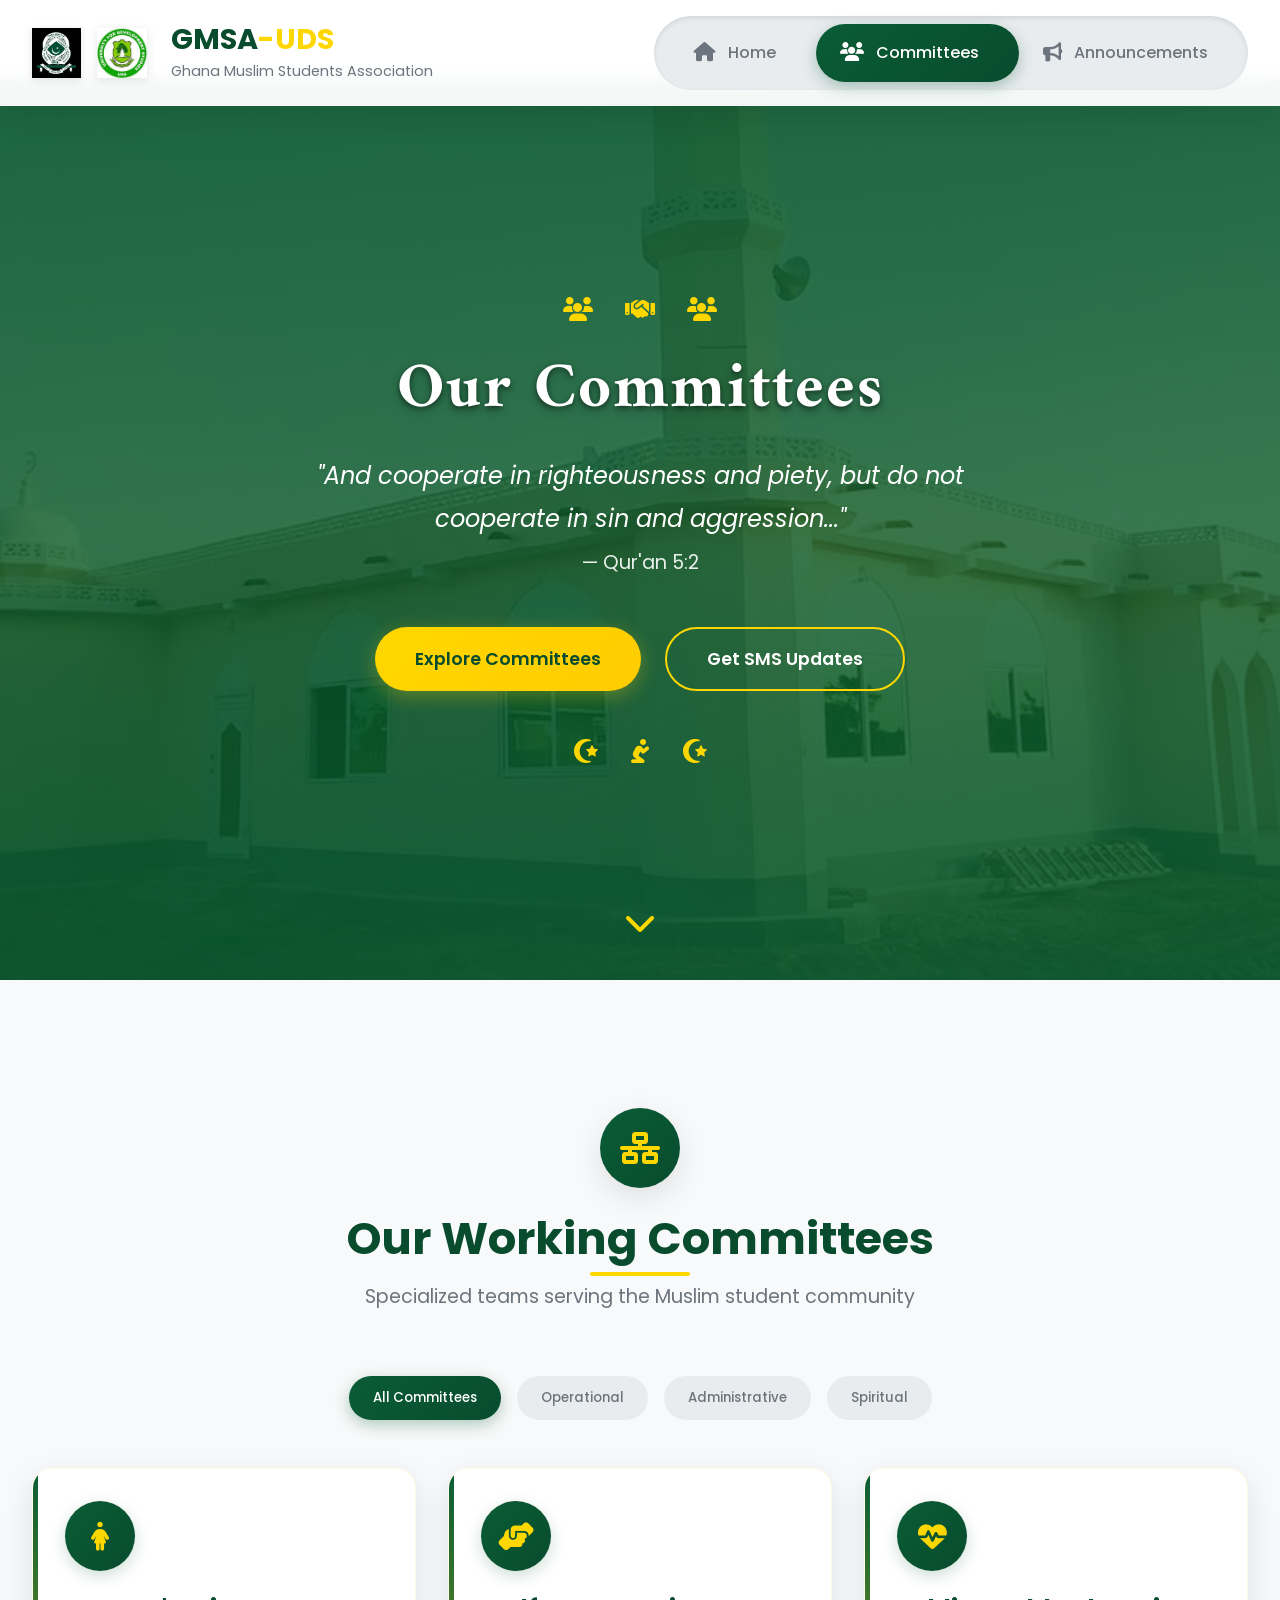
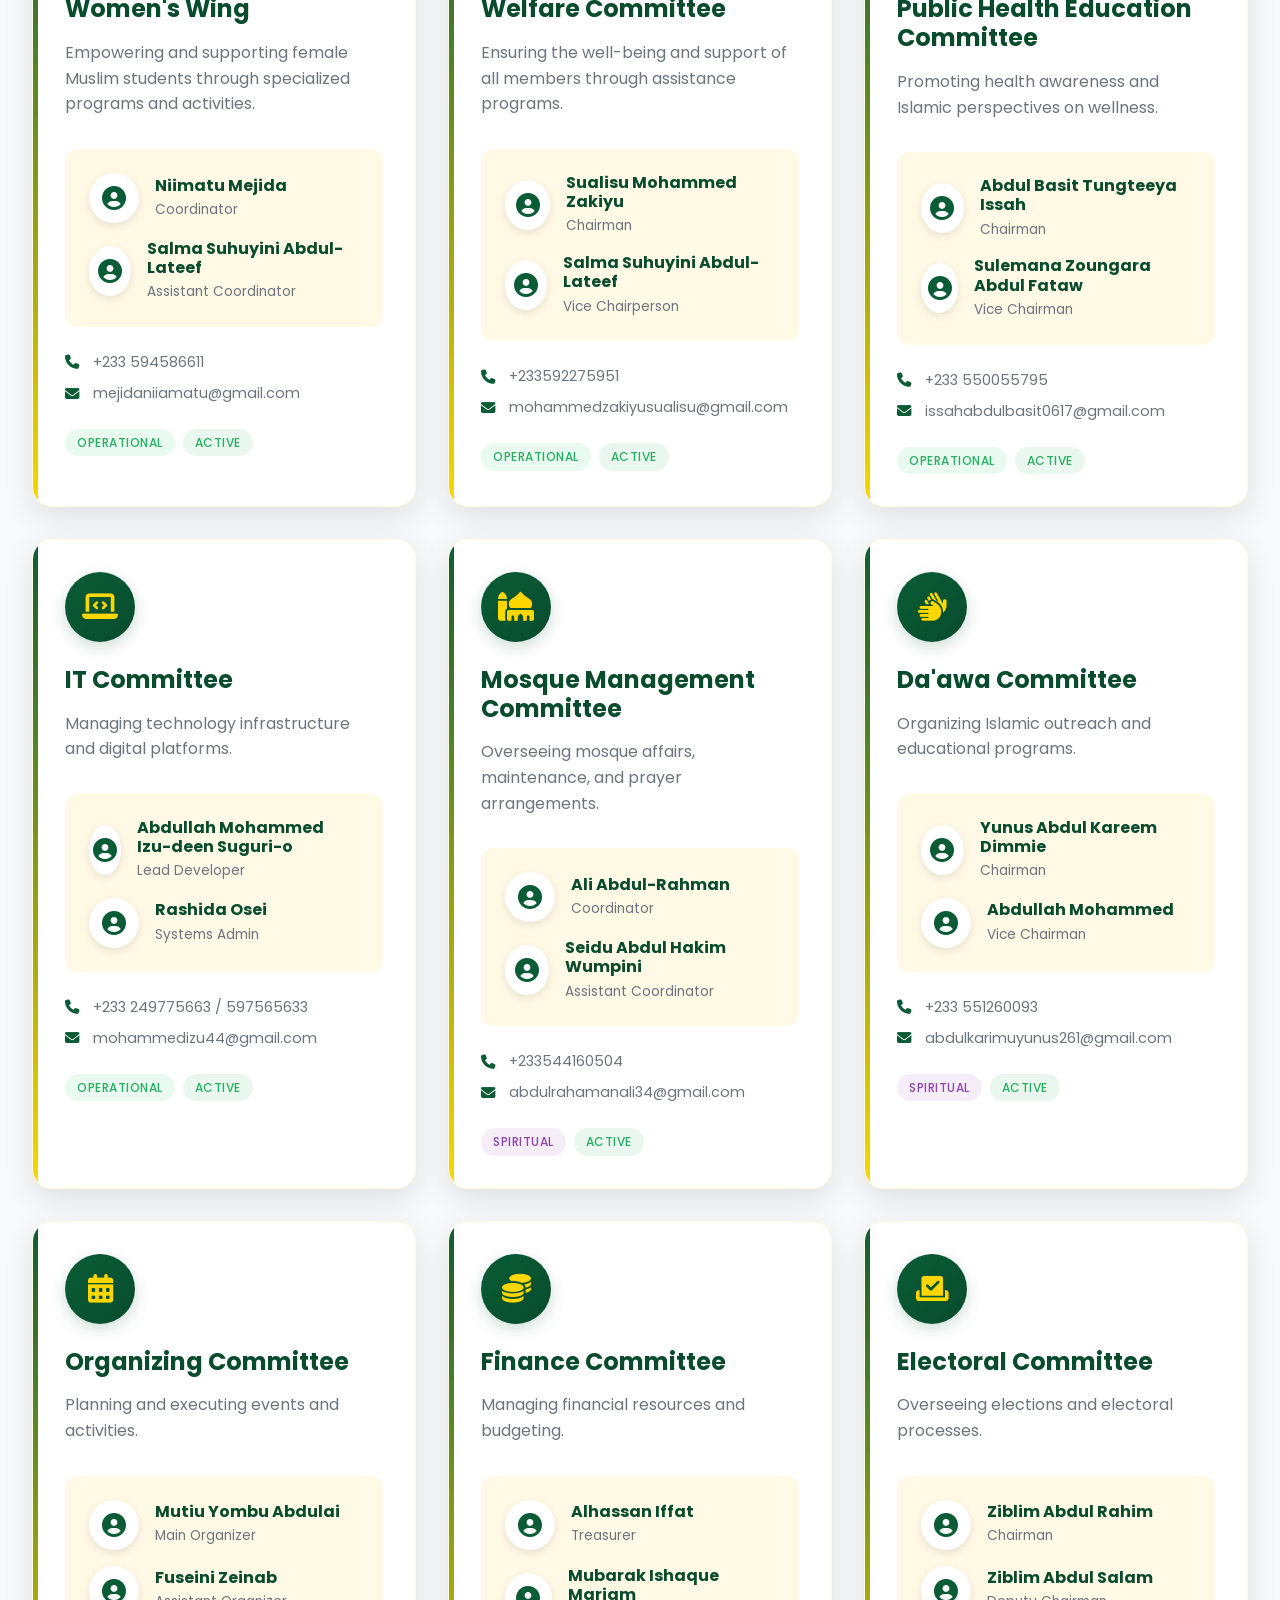
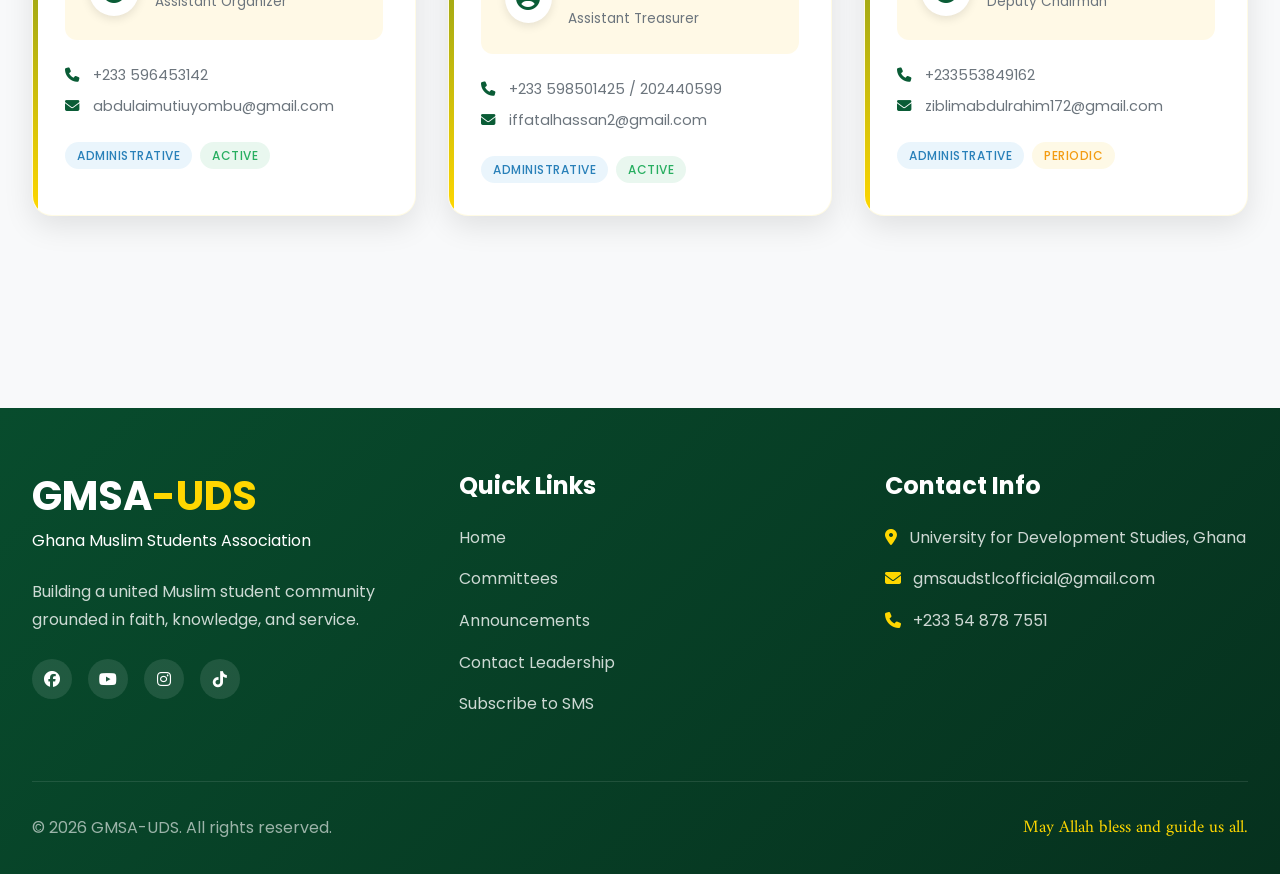
<file: committees.html>
<!DOCTYPE html>
<html lang="en">
<head>
    <meta charset="UTF-8">
    <meta name="viewport" content="width=device-width, initial-scale=1.0, user-scalable=yes">
    <title>Committees - GMSA-UDS</title>
    <link rel="stylesheet" href="style.css">
    <link rel="stylesheet" href="https://cdnjs.cloudflare.com/ajax/libs/font-awesome/6.4.0/css/all.min.css">
    <link href="https://fonts.googleapis.com/css2?family=Poppins:wght@300;400;500;600;700&family=Amiri:wght@400;700&display=swap" rel="stylesheet">
    <link rel="stylesheet" href="https://cdnjs.cloudflare.com/ajax/libs/animate.css/4.1.1/animate.min.css">
</head>
<body>
    <!-- Navigation -->
    <nav class="main-nav">
        <div class="nav-container">
            <div class="logo-section">
                <div class="logo-wrapper">
                    <img src="logo-gmsa.png" alt="GMSA Logo" class="logo">
                    <img src="logo-uds.png" alt="UDS Logo" class="logo">
                </div>
                <div class="logo-text">
                    <h1>GMSA<span class="gold-text">-UDS</span></h1>
                    <p>Ghana Muslim Students Association</p>
                </div>
            </div>
            
            <div class="nav-tabs">
                <a href="index.html" class="nav-tab" data-tab="home">
                    <i class="fas fa-home"></i>
                    <span>Home</span>
                </a>
                <a href="committees.html" class="nav-tab active" data-tab="committees">
                    <i class="fas fa-users"></i>
                    <span>Committees</span>
                </a>
                <a href="announcements.html" class="nav-tab" data-tab="announcements">
                    <i class="fas fa-bullhorn"></i>
                    <span>Announcements</span>
                </a>
                <div class="nav-slider"></div>
            </div>
            
            <button class="mobile-menu-btn">
                <i class="fas fa-bars"></i>
            </button>
        </div>
    </nav>

    <!-- Mobile Navigation -->
    <div class="mobile-nav">
        <a href="index.html" class="mobile-nav-link">
            <i class="fas fa-home"></i> Home
        </a>
        <a href="committees.html" class="mobile-nav-link active">
            <i class="fas fa-users"></i> Committees
        </a>
        <a href="announcements.html" class="mobile-nav-link">
            <i class="fas fa-bullhorn"></i> Announcements
        </a>
    </div>

    <!-- Committees Hero Section -->
    <section class="hero-section" id="committees-hero">
        <div class="hero-overlay"></div>
        <div class="hero-content animate__animated animate__fadeInUp">
            <div class="islamic-ornament top-ornament">
                <i class="fas fa-users"></i>
                <i class="fas fa-handshake"></i>
                <i class="fas fa-users"></i>
            </div>
            
            <h1 class="hero-title">Our Committees</h1>
            <div class="hero-subtitle">
                <p class="quran-verse">"And cooperate in righteousness and piety, but do not cooperate in sin and aggression..."</p>
                <p class="quran-ref">— Qur'an 5:2</p>
            </div>
            
            <div class="hero-cta">
                <a href="#committees-list" class="cta-btn primary-btn">Explore Committees</a>
                <a href="index.html#subscribe-section" class="cta-btn secondary-btn">Get SMS Updates</a>
            </div>
            
            <div class="islamic-ornament bottom-ornament">
                <i class="fas fa-star-and-crescent"></i>
                <i class="fas fa-pray"></i>
                <i class="fas fa-star-and-crescent"></i>
            </div>
        </div>
        
        <div class="scroll-indicator">
            <i class="fas fa-chevron-down"></i>
        </div>
    </section>

    <!-- Committees Main Content -->
    <main class="main-content">
        <section class="committees-section" id="committees-list">
            <div class="section-header">
                <div class="section-icon">
                    <i class="fas fa-network-wired"></i>
                </div>
                <h2 class="section-title">Our Working Committees</h2>
                <p class="section-subtitle">Specialized teams serving the Muslim student community</p>
            </div>
            
            <!-- Committee Filter -->
            <div class="committee-filter">
                <button class="filter-btn active" data-filter="all">All Committees</button>
                <button class="filter-btn" data-filter="operational">Operational</button>
                <button class="filter-btn" data-filter="administrative">Administrative</button>
                <button class="filter-btn" data-filter="spiritual">Spiritual</button>
            </div>
            
            <!-- Committees Grid -->
            <div class="committees-grid">
                <!-- Women's Wing -->
                <div class="committee-card animate-on-scroll" data-category="operational">
                    <div class="committee-icon">
                        <i class="fas fa-female"></i>
                    </div>
                    <h3 class="committee-title">Women's Wing</h3>
                    <p class="committee-desc">Empowering and supporting female Muslim students through specialized programs and activities.</p>
                    
                    <div class="committee-leaders">
                        <div class="leader">
                            <div class="leader-img">
                                <i class="fas fa-user-circle"></i>
                            </div>
                            <div class="leader-info">
                                <h4>Niimatu Mejida</h4>
                                <p>Coordinator</p>
                            </div>
                        </div>
                        <div class="leader">
                            <div class="leader-img">
                                <i class="fas fa-user-circle"></i>
                            </div>
                            <div class="leader-info">
                                <h4>Salma Suhuyini Abdul-Lateef</h4>
                                <p>Assistant Coordinator</p>
                            </div>
                        </div>
                    </div>
                    
                    <div class="committee-contact">
                        <p><i class="fas fa-phone"></i> +233 594586611</p>
                        <p><i class="fas fa-envelope"></i> mejidaniiamatu@gmail.com</p>
                    </div>
                    
                    <div class="committee-tags">
                        <span class="tag operational">Operational</span>
                        <span class="tag active">Active</span>
                    </div>
                </div>
                
                <!-- Welfare Committee -->
                <div class="committee-card animate-on-scroll" data-category="operational">
                    <div class="committee-icon">
                        <i class="fas fa-hands-helping"></i>
                    </div>
                    <h3 class="committee-title">Welfare Committee</h3>
                    <p class="committee-desc">Ensuring the well-being and support of all members through assistance programs.</p>
                    
                    <div class="committee-leaders">
                        <div class="leader">
                            <div class="leader-img">
                                <i class="fas fa-user-circle"></i>
                            </div>
                            <div class="leader-info">
                                <h4>Sualisu Mohammed Zakiyu</h4>
                                <p>Chairman</p>
                            </div>
                        </div>
                        <div class="leader">
                            <div class="leader-img">
                                <i class="fas fa-user-circle"></i>
                            </div>
                            <div class="leader-info">
                                <h4>Salma Suhuyini Abdul-Lateef</h4>
                                <p>Vice Chairperson</p>
                            </div>
                        </div>
                    </div>
                    
                    <div class="committee-contact">
                        <p><i class="fas fa-phone"></i> +233592275951</p>
                        <p><i class="fas fa-envelope"></i> mohammedzakiyusualisu@gmail.com</p>
                    </div>
                    
                    <div class="committee-tags">
                        <span class="tag operational">Operational</span>
                        <span class="tag active">Active</span>
                    </div>
                </div>
                
                <!-- Public Health Education Committee -->
                <div class="committee-card animate-on-scroll" data-category="operational">
                    <div class="committee-icon">
                        <i class="fas fa-heartbeat"></i>
                    </div>
                    <h3 class="committee-title">Public Health Education Committee</h3>
                    <p class="committee-desc">Promoting health awareness and Islamic perspectives on wellness.</p>
                    
                    <div class="committee-leaders">
                        <div class="leader">
                            <div class="leader-img">
                                <i class="fas fa-user-circle"></i>
                            </div>
                            <div class="leader-info">
                                <h4>Abdul Basit Tungteeya Issah</h4>
                                <p>Chairman</p>
                            </div>
                        </div>
                        <div class="leader">
                            <div class="leader-img">
                                <i class="fas fa-user-circle"></i>
                            </div>
                            <div class="leader-info">
                                <h4>Sulemana Zoungara Abdul Fataw</h4>
                                <p>Vice Chairman</p>
                            </div>
                        </div>
                    </div>
                    
                    <div class="committee-contact">
                        <p><i class="fas fa-phone"></i> +233 550055795</p>
                        <p><i class="fas fa-envelope"></i> issahabdulbasit0617@gmail.com</p>
                    </div>
                    
                    <div class="committee-tags">
                        <span class="tag operational">Operational</span>
                        <span class="tag active">Active</span>
                    </div>
                </div>
                
                <!-- IT Committee -->
                <div class="committee-card animate-on-scroll" data-category="operational">
                    <div class="committee-icon">
                        <i class="fas fa-laptop-code"></i>
                    </div>
                    <h3 class="committee-title">IT Committee</h3>
                    <p class="committee-desc">Managing technology infrastructure and digital platforms.</p>
                    
                    <div class="committee-leaders">
                        <div class="leader">
                            <div class="leader-img">
                                <i class="fas fa-user-circle"></i>
                            </div>
                            <div class="leader-info">
                                <h4>Abdullah Mohammed Izu-deen Suguri-o</h4>
                                <p>Lead Developer</p>
                            </div>
                        </div>
                        <div class="leader">
                            <div class="leader-img">
                                <i class="fas fa-user-circle"></i>
                            </div>
                            <div class="leader-info">
                                <h4>Rashida Osei</h4>
                                <p>Systems Admin</p>
                            </div>
                        </div>
                    </div>
                    
                    <div class="committee-contact">
                        <p><i class="fas fa-phone"></i> +233 249775663 / 597565633</p>
                        <p><i class="fas fa-envelope"></i> mohammedizu44@gmail.com</p>
                    </div>
                    
                    <div class="committee-tags">
                        <span class="tag operational">Operational</span>
                        <span class="tag active">Active</span>
                    </div>
                </div>
                
                <!-- Mosque Management Committee -->
                <div class="committee-card animate-on-scroll" data-category="spiritual">
                    <div class="committee-icon">
                        <i class="fas fa-mosque"></i>
                    </div>
                    <h3 class="committee-title">Mosque Management Committee</h3>
                    <p class="committee-desc">Overseeing mosque affairs, maintenance, and prayer arrangements.</p>
                    
                    <div class="committee-leaders">
                        <div class="leader">
                            <div class="leader-img">
                                <i class="fas fa-user-circle"></i>
                            </div>
                            <div class="leader-info">
                                <h4>Ali Abdul-Rahman</h4>
                                <p>Coordinator</p>
                            </div>
                        </div>
                        <div class="leader">
                            <div class="leader-img">
                                <i class="fas fa-user-circle"></i>
                            </div>
                            <div class="leader-info">
                                <h4>Seidu Abdul Hakim Wumpini</h4>
                                <p>Assistant Coordinator</p>
                            </div>
                        </div>
                    </div>
                    
                    <div class="committee-contact">
                        <p><i class="fas fa-phone"></i> +233544160504</p>
                        <p><i class="fas fa-envelope"></i> abdulrahamanali34@gmail.com</p>
                    </div>
                    
                    <div class="committee-tags">
                        <span class="tag spiritual">Spiritual</span>
                        <span class="tag active">Active</span>
                    </div>
                </div>
                
                <!-- Da'awa Committee -->
                <div class="committee-card animate-on-scroll" data-category="spiritual">
                    <div class="committee-icon">
                        <i class="fas fa-hands"></i>
                    </div>
                    <h3 class="committee-title">Da'awa Committee</h3>
                    <p class="committee-desc">Organizing Islamic outreach and educational programs.</p>
                    
                    <div class="committee-leaders">
                        <div class="leader">
                            <div class="leader-img">
                                <i class="fas fa-user-circle"></i>
                            </div>
                            <div class="leader-info">
                                <h4>Yunus Abdul Kareem Dimmie</h4>
                                <p>Chairman</p>
                            </div>
                        </div>
                        <div class="leader">
                            <div class="leader-img">
                                <i class="fas fa-user-circle"></i>
                            </div>
                            <div class="leader-info">
                                <h4>Abdullah Mohammed</h4>
                                <p>Vice Chairman</p>
                            </div>
                        </div>
                    </div>
                    
                    <div class="committee-contact">
                        <p><i class="fas fa-phone"></i> +233 551260093</p>
                        <p><i class="fas fa-envelope"></i> abdulkarimuyunus261@gmail.com</p>
                    </div>
                    
                    <div class="committee-tags">
                        <span class="tag spiritual">Spiritual</span>
                        <span class="tag active">Active</span>
                    </div>
                </div>
                
                <!-- Organizing Committee -->
                <div class="committee-card animate-on-scroll" data-category="administrative">
                    <div class="committee-icon">
                        <i class="fas fa-calendar-alt"></i>
                    </div>
                    <h3 class="committee-title">Organizing Committee</h3>
                    <p class="committee-desc">Planning and executing events and activities.</p>
                    
                    <div class="committee-leaders">
                        <div class="leader">
                            <div class="leader-img">
                                <i class="fas fa-user-circle"></i>
                            </div>
                            <div class="leader-info">
                                <h4>Mutiu Yombu Abdulai</h4>
                                <p>Main Organizer</p>
                            </div>
                        </div>
                        <div class="leader">
                            <div class="leader-img">
                                <i class="fas fa-user-circle"></i>
                            </div>
                            <div class="leader-info">
                                <h4>Fuseini Zeinab</h4>
                                <p>Assistant Organizer</p>
                            </div>
                        </div>
                    </div>
                    
                    <div class="committee-contact">
                        <p><i class="fas fa-phone"></i> +233 596453142</p>
                        <p><i class="fas fa-envelope"></i> abdulaimutiuyombu@gmail.com</p>
                    </div>
                    
                    <div class="committee-tags">
                        <span class="tag administrative">Administrative</span>
                        <span class="tag active">Active</span>
                    </div>
                </div>
                
                <!-- Finance Committee -->
                <div class="committee-card animate-on-scroll" data-category="administrative">
                    <div class="committee-icon">
                        <i class="fas fa-coins"></i>
                    </div>
                    <h3 class="committee-title">Finance Committee</h3>
                    <p class="committee-desc">Managing financial resources and budgeting.</p>
                    
                    <div class="committee-leaders">
                        <div class="leader">
                            <div class="leader-img">
                                <i class="fas fa-user-circle"></i>
                            </div>
                            <div class="leader-info">
                                <h4>Alhassan Iffat</h4>
                                <p>Treasurer</p>
                            </div>
                        </div>
                        <div class="leader">
                            <div class="leader-img">
                                <i class="fas fa-user-circle"></i>
                            </div>
                            <div class="leader-info">
                                <h4>Mubarak Ishaque Mariam</h4>
                                <p>Assistant Treasurer</p>
                            </div>
                        </div>
                    </div>
                    
                    <div class="committee-contact">
                        <p><i class="fas fa-phone"></i> +233 598501425 / 202440599</p>
                        <p><i class="fas fa-envelope"></i> iffatalhassan2@gmail.com</p>
                    </div>
                    
                    <div class="committee-tags">
                        <span class="tag administrative">Administrative</span>
                        <span class="tag active">Active</span>
                    </div>
                </div>
                
                <!-- Electoral Committee -->
                <div class="committee-card animate-on-scroll" data-category="administrative">
                    <div class="committee-icon">
                        <i class="fas fa-vote-yea"></i>
                    </div>
                    <h3 class="committee-title">Electoral Committee</h3>
                    <p class="committee-desc">Overseeing elections and electoral processes.</p>
                    
                    <div class="committee-leaders">
                        <div class="leader">
                            <div class="leader-img">
                                <i class="fas fa-user-circle"></i>
                            </div>
                            <div class="leader-info">
                                <h4>Ziblim Abdul Rahim</h4>
                                <p>Chairman</p>
                            </div>
                        </div>
                        <div class="leader">
                            <div class="leader-img">
                                <i class="fas fa-user-circle"></i>
                            </div>
                            <div class="leader-info">
                                <h4>Ziblim Abdul Salam</h4>
                                <p>Deputy Chairman</p>
                            </div>
                        </div>
                    </div>
                    
                    <div class="committee-contact">
                        <p><i class="fas fa-phone"></i> +233553849162</p>
                        <p><i class="fas fa-envelope"></i> ziblimabdulrahim172@gmail.com</p>
                    </div>
                    
                    <div class="committee-tags">
                        <span class="tag administrative">Administrative</span>
                        <span class="tag periodic">Periodic</span>
                    </div>
                </div>
            </div>
        </section>
    </main>

    <!-- Footer -->
    <footer class="main-footer">
        <div class="footer-content">
            <div class="footer-section">
                <div class="footer-logo">
                    <h2>GMSA<span class="gold-text">-UDS</span></h2>
                    <p>Ghana Muslim Students Association</p>
                </div>
                <p class="footer-description">Building a united Muslim student community grounded in faith, knowledge, and service.</p>
                <div class="social-links">
                    <a href="https://www.facebook.com/share/1D9YQ5xvA8/" class="social-link"><i class="fab fa-facebook"></i></a>
                    <a href="https://youtube.com/@gmsaudstlc?si=0BYmq0vOQ4SRqhPY" class="social-link"><i class="fab fa-youtube"></i></a>
                    <a href="https://www.instagram.com/gmsaudstlc?igsh=MWtzemppaGV3cm1rNA==" class="social-link"><i class="fab fa-instagram"></i></a>
                    <a href="tiktok.com/@gmsaudstlc" class="social-link"><i class="fab fa-tiktok"></i></a>
                </div>
            </div>
            
            <div class="footer-section">
                <h3>Quick Links</h3>
                <ul class="footer-links">
                    <li><a href="index.html">Home</a></li>
                    <li><a href="committees.html">Committees</a></li>
                    <li><a href="announcements.html">Announcements</a></li>
                    <li><a href="index.html#contact">Contact Leadership</a></li>
                    <li><a href="index.html#subscribe-section">Subscribe to SMS</a></li>
                </ul>
            </div>
            
            <div class="footer-section">
                <h3>Contact Info</h3>
                <ul class="contact-info">
                    <li><i class="fas fa-map-marker-alt"></i> University for Development Studies, Ghana</li>
                    <li><i class="fas fa-envelope"></i> gmsaudstlcofficial@gmail.com</li>
                    <li><i class="fas fa-phone"></i> +233 54 878 7551</li>
                </ul>
            </div>
        </div>
        
        <div class="footer-bottom">
            <p>&copy; <span id="current-year"></span> GMSA-UDS. All rights reserved.</p>
            <p class="islamic-greeting">May Allah bless and guide us all.</p>
        </div>
    </footer>

    <!-- Committee-specific JS -->
    <script>
        document.addEventListener('DOMContentLoaded', function() {
            const filterBtns = document.querySelectorAll('.filter-btn');
            const committeeCards = document.querySelectorAll('.committee-card');
            
            filterBtns.forEach(btn => {
                btn.addEventListener('click', function() {
                    filterBtns.forEach(b => b.classList.remove('active'));
                    this.classList.add('active');
                    
                    const filter = this.getAttribute('data-filter');
                    
                    committeeCards.forEach(card => {
                        if (filter === 'all') {
                            card.style.display = 'block';
                            setTimeout(() => {
                                card.style.opacity = '1';
                                card.style.transform = 'translateY(0)';
                            }, 10);
                        } else {
                            if (card.getAttribute('data-category') === filter) {
                                card.style.display = 'block';
                                setTimeout(() => {
                                    card.style.opacity = '1';
                                    card.style.transform = 'translateY(0)';
                                }, 10);
                            } else {
                                card.style.opacity = '0';
                                card.style.transform = 'translateY(20px)';
                                setTimeout(() => {
                                    card.style.display = 'none';
                                }, 300);
                            }
                        }
                    });
                });
            });
            
            committeeCards.forEach(card => {
                card.addEventListener('mouseenter', function() {
                    this.style.transform = 'translateY(-10px)';
                    this.style.boxShadow = '0 20px 40px rgba(0, 0, 0, 0.15)';
                });
                
                card.addEventListener('mouseleave', function() {
                    this.style.transform = 'translateY(0)';
                    this.style.boxShadow = 'var(--shadow)';
                });
            });
        });
    </script>
    
    <script src="script.js"></script>
</body>
</html>
</file>
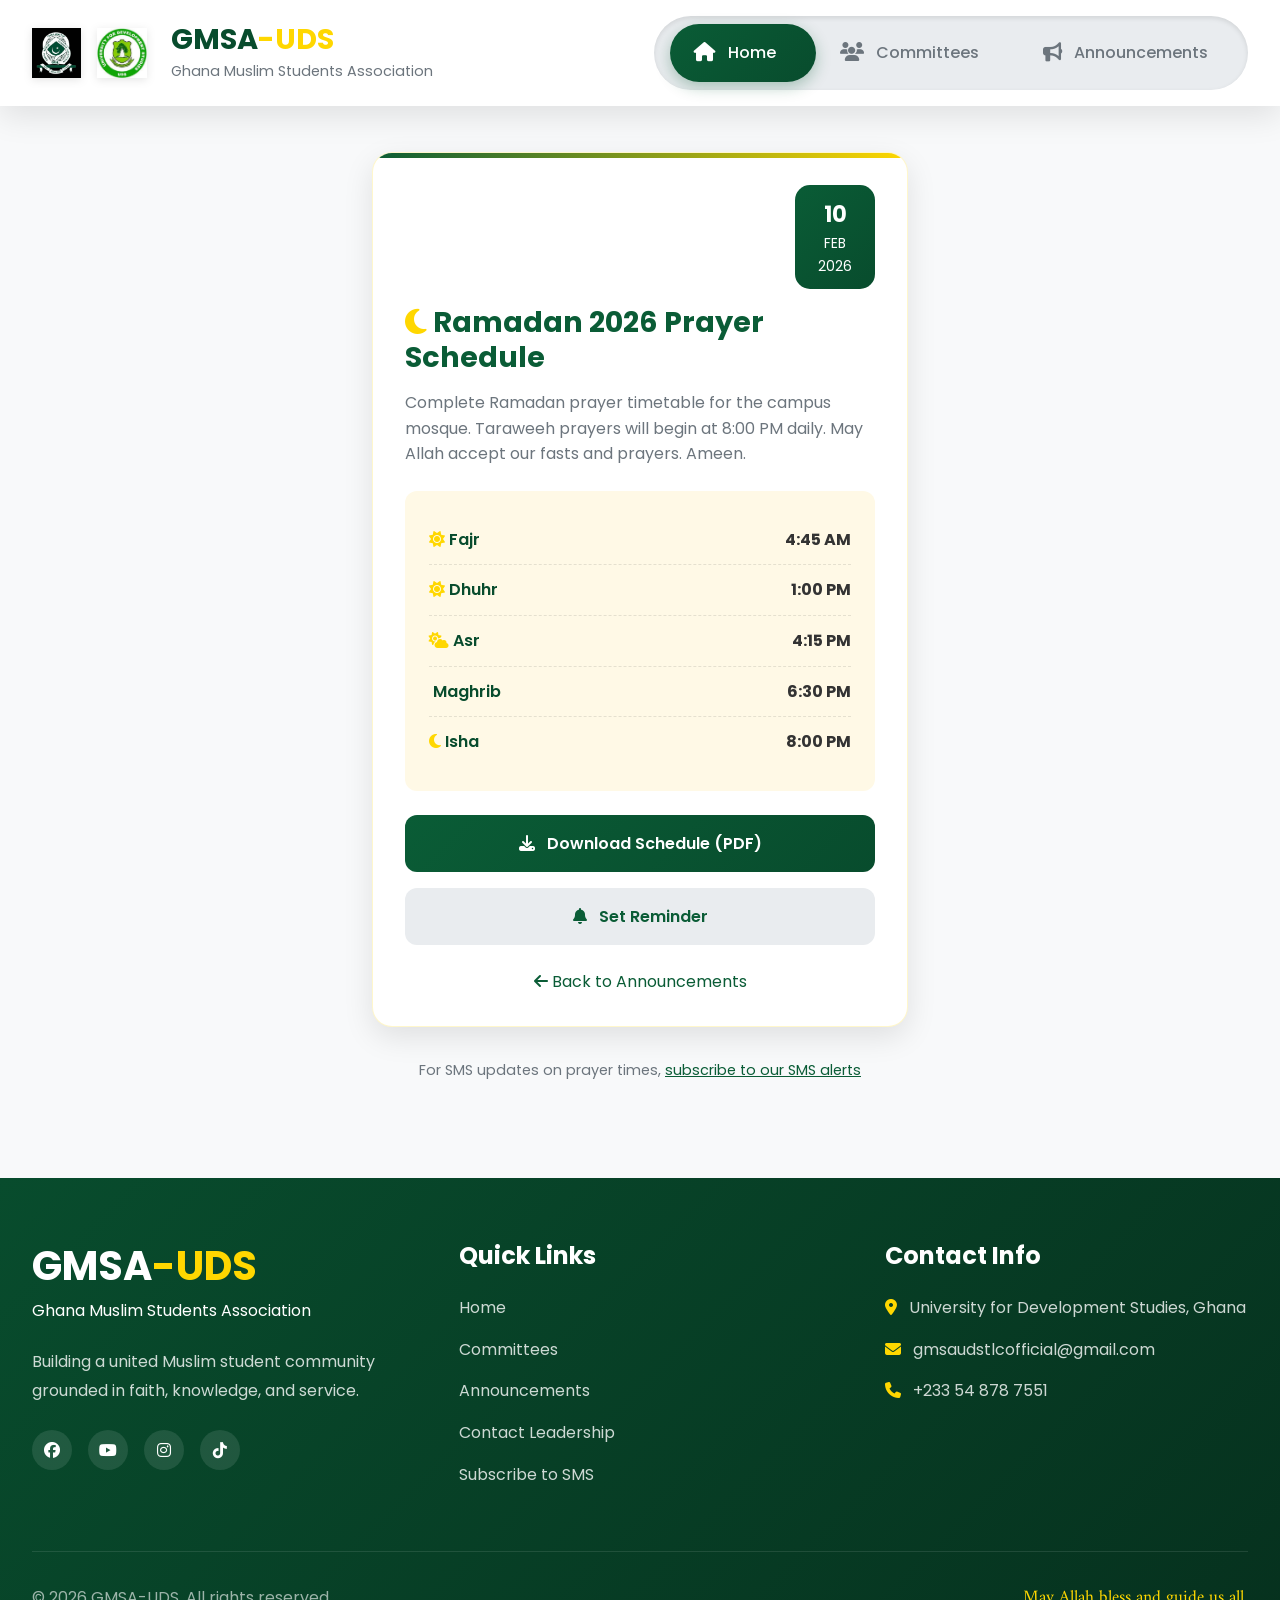
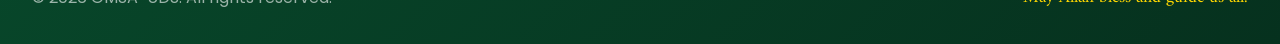
<file: ramadan.html>
<!DOCTYPE html>
<html lang="en">
<head>
    <meta charset="UTF-8">
    <meta name="viewport" content="width=device-width, initial-scale=1.0, user-scalable=yes">
    <title>Ramadan 2026 Prayer Schedule - GMSA-UDS</title>
    <link rel="stylesheet" href="style.css">
    <link rel="stylesheet" href="https://cdnjs.cloudflare.com/ajax/libs/font-awesome/6.4.0/css/all.min.css">
    <link href="https://fonts.googleapis.com/css2?family=Poppins:wght@300;400;500;600;700&family=Amiri:wght@400;700&display=swap" rel="stylesheet">
    <style>
        .ramadan-container {
            max-width: 600px;
            margin: 120px auto 60px;
            padding: 2rem;
        }
        
        .ramadan-card {
            background: var(--white);
            border-radius: var(--border-radius-lg);
            padding: 2rem;
            box-shadow: var(--shadow);
            border: 1px solid rgba(255, 215, 0, 0.2);
            position: relative;
            overflow: hidden;
        }
        
        .ramadan-card::before {
            content: '';
            position: absolute;
            top: 0;
            left: 0;
            width: 100%;
            height: 5px;
            background: linear-gradient(90deg, var(--primary-green), var(--gold));
        }
        
        .date-badge {
            background: linear-gradient(135deg, var(--primary-green), var(--dark-green));
            color: var(--white);
            width: 80px;
            text-align: center;
            padding: 12px;
            border-radius: 15px;
            float: right;
            font-size: 14px;
            margin-bottom: 1rem;
        }
        
        .date-badge strong {
            font-size: 22px;
            display: block;
        }
        
        .ramadan-title {
            color: var(--primary-green);
            font-size: 1.8rem;
            margin-bottom: 1rem;
        }
        
        .ramadan-desc {
            color: var(--gray);
            line-height: 1.6;
            margin-bottom: 1.5rem;
        }
        
        .prayer-times-box {
            background: var(--gold-light);
            padding: 1.5rem;
            border-radius: var(--border-radius);
            margin: 1.5rem 0;
        }
        
        .prayer-row {
            display: flex;
            justify-content: space-between;
            align-items: center;
            padding: 0.75rem 0;
            border-bottom: 1px dashed rgba(0,0,0,0.1);
        }
        
        .prayer-row:last-child {
            border-bottom: none;
        }
        
        .prayer-row span:first-child {
            font-weight: 600;
            color: var(--dark-green);
        }
        
        .btn-ramadan {
            width: 100%;
            padding: 1rem;
            border: none;
            border-radius: var(--border-radius);
            font-family: 'Poppins', sans-serif;
            font-weight: 600;
            font-size: 1rem;
            cursor: pointer;
            transition: var(--transition);
            display: flex;
            align-items: center;
            justify-content: center;
            gap: 0.75rem;
            margin-bottom: 1rem;
        }
        
        .btn-download {
            background: linear-gradient(135deg, var(--primary-green), var(--dark-green));
            color: var(--white);
        }
        
        .btn-download:hover {
            transform: translateY(-2px);
            box-shadow: var(--shadow);
        }
        
        .btn-reminder {
            background: var(--light-gray);
            color: var(--primary-green);
        }
        
        .btn-reminder:hover {
            background: var(--gold);
            color: var(--dark-green);
            transform: translateY(-2px);
        }
        
        .clearfix::after {
            content: "";
            clear: both;
            display: table;
        }
        
        @media (max-width: 768px) {
            .ramadan-container {
                margin-top: 100px;
                padding: 1rem;
            }
            
            .ramadan-card {
                padding: 1.5rem;
            }
            
            .ramadan-title {
                font-size: 1.5rem;
            }
        }
        
        @media (max-width: 480px) {
            .date-badge {
                float: none;
                margin-bottom: 1rem;
                margin-left: auto;
            }
        }
    </style>
</head>
<body style="background: var(--off-white);">
    <!-- Navigation -->
    <nav class="main-nav">
        <div class="nav-container">
            <div class="logo-section">
                <div class="logo-wrapper">
                    <img src="logo-gmsa.png" alt="GMSA Logo" class="logo">
                    <img src="logo-uds.png" alt="UDS Logo" class="logo">
                </div>
                <div class="logo-text">
                    <h1>GMSA<span class="gold-text">-UDS</span></h1>
                    <p>Ghana Muslim Students Association</p>
                </div>
            </div>
            
            <div class="nav-tabs">
                <a href="index.html" class="nav-tab">
                    <i class="fas fa-home"></i>
                    <span>Home</span>
                </a>
                <a href="committees.html" class="nav-tab">
                    <i class="fas fa-users"></i>
                    <span>Committees</span>
                </a>
                <a href="announcements.html" class="nav-tab active">
                    <i class="fas fa-bullhorn"></i>
                    <span>Announcements</span>
                </a>
                <div class="nav-slider"></div>
            </div>
            
            <button class="mobile-menu-btn">
                <i class="fas fa-bars"></i>
            </button>
        </div>
    </nav>

    <div class="mobile-nav">
        <a href="index.html" class="mobile-nav-link">
            <i class="fas fa-home"></i> Home
        </a>
        <a href="committees.html" class="mobile-nav-link">
            <i class="fas fa-users"></i> Committees
        </a>
        <a href="announcements.html" class="mobile-nav-link active">
            <i class="fas fa-bullhorn"></i> Announcements
        </a>
    </div>

    <div class="ramadan-container">
        <div class="ramadan-card">
            <div class="clearfix">
                <div class="date-badge">
                    <strong>10</strong>
                    FEB<br>
                    2026
                </div>
            </div>

            <h2 class="ramadan-title">
                <i class="fas fa-moon" style="color: var(--gold);"></i> 
                Ramadan 2026 Prayer Schedule
            </h2>

            <p class="ramadan-desc">
                Complete Ramadan prayer timetable for the campus mosque.
                Taraweeh prayers will begin at 8:00 PM daily.
                May Allah accept our fasts and prayers. Ameen.
            </p>

            <div class="prayer-times-box">
                <div class="prayer-row">
                    <span><i class="fas fa-sun" style="color: var(--gold);"></i> Fajr</span>
                    <span><strong>4:45 AM</strong></span>
                </div>
                <div class="prayer-row">
                    <span><i class="fas fa-sun" style="color: var(--gold);"></i> Dhuhr</span>
                    <span><strong>1:00 PM</strong></span>
                </div>
                <div class="prayer-row">
                    <span><i class="fas fa-cloud-sun" style="color: var(--gold);"></i> Asr</span>
                    <span><strong>4:15 PM</strong></span>
                </div>
                <div class="prayer-row">
                    <span><i class="fas fa-sunset" style="color: var(--gold);"></i> Maghrib</span>
                    <span><strong>6:30 PM</strong></span>
                </div>
                <div class="prayer-row">
                    <span><i class="fas fa-moon" style="color: var(--gold);"></i> Isha</span>
                    <span><strong>8:00 PM</strong></span>
                </div>
            </div>

            <button onclick="downloadPDF()" class="btn-ramadan btn-download">
                <i class="fas fa-download"></i> Download Schedule (PDF)
            </button>

            <button onclick="setReminder()" class="btn-ramadan btn-reminder">
                <i class="fas fa-bell"></i> Set Reminder
            </button>
            
            <div style="margin-top: 1.5rem; text-align: center;">
                <a href="announcements.html" style="color: var(--primary-green); text-decoration: none;">
                    <i class="fas fa-arrow-left"></i> Back to Announcements
                </a>
            </div>
        </div>
        
        <div style="text-align: center; margin-top: 2rem; color: var(--gray); font-size: 0.9rem;">
            <p>For SMS updates on prayer times, <a href="index.html#subscribe-section" style="color: var(--primary-green);">subscribe to our SMS alerts</a></p>
        </div>
    </div>

    <footer class="main-footer">
        <div class="footer-content">
            <div class="footer-section">
                <div class="footer-logo">
                    <h2>GMSA<span class="gold-text">-UDS</span></h2>
                    <p>Ghana Muslim Students Association</p>
                </div>
                <p class="footer-description">Building a united Muslim student community grounded in faith, knowledge, and service.</p>
                <div class="social-links">
                    <a href="https://www.facebook.com/share/1D9YQ5xvA8/" class="social-link"><i class="fab fa-facebook"></i></a>
                    <a href="https://youtube.com/@gmsaudstlc?si=0BYmq0vOQ4SRqhPY" class="social-link"><i class="fab fa-youtube"></i></a>
                    <a href="https://www.instagram.com/gmsaudstlc?igsh=MWtzemppaGV3cm1rNA==" class="social-link"><i class="fab fa-instagram"></i></a>
                    <a href="tiktok.com/@gmsaudstlc" class="social-link"><i class="fab fa-tiktok"></i></a>
                </div>
            </div>
            
            <div class="footer-section">
                <h3>Quick Links</h3>
                <ul class="footer-links">
                    <li><a href="index.html">Home</a></li>
                    <li><a href="committees.html">Committees</a></li>
                    <li><a href="announcements.html">Announcements</a></li>
                    <li><a href="index.html#contact">Contact Leadership</a></li>
                    <li><a href="index.html#subscribe-section">Subscribe to SMS</a></li>
                </ul>
            </div>
            
            <div class="footer-section">
                <h3>Contact Info</h3>
                <ul class="contact-info">
                    <li><i class="fas fa-map-marker-alt"></i> University for Development Studies, Ghana</li>
                    <li><i class="fas fa-envelope"></i> gmsaudstlcofficial@gmail.com</li>
                    <li><i class="fas fa-phone"></i> +233 54 878 7551</li>
                </ul>
            </div>
        </div>
        
        <div class="footer-bottom">
            <p>&copy; <span id="current-year"></span> GMSA-UDS. All rights reserved.</p>
            <p class="islamic-greeting">May Allah bless and guide us all.</p>
        </div>
    </footer>

    <script src="script.js"></script>
    <script>
        function downloadPDF() {
            const content = document.querySelector('.ramadan-card').cloneNode(true);
            const win = window.open('', '', 'width=800,height=600');
            win.document.write(`
                <html>
                <head>
                    <title>Ramadan 2026 Schedule</title>
                    <style>
                        body { font-family: Arial, sans-serif; padding: 2rem; }
                        .prayer-times-box { background: #fff8dc; padding: 1.5rem; border-radius: 12px; }
                        .prayer-row { display: flex; justify-content: space-between; padding: 0.5rem 0; }
                        .date-badge { background: #0a5c36; color: white; padding: 0.5rem; border-radius: 8px; float: right; }
                        .clearfix::after { clear: both; display: table; content: ''; }
                        button { display: none; }
                    </style>
                </head>
                <body>
                    ${content.outerHTML}
                </body>
                </html>
            `);
            win.document.close();
            win.print();
        }
        
        function setReminder() {
            if ('Notification' in window) {
                Notification.requestPermission().then(permission => {
                    if (permission === 'granted') {
                        new Notification('GMSA-UDS Ramadan Reminder', {
                            body: 'Taraweeh prayers begin at 8:00 PM daily. May Allah accept your worship.',
                            icon: 'logo-gmsa.png'
                        });
                        alert('Reminder set! You will receive notifications for prayer times.');
                    } else {
                        alert('Please enable notifications to receive reminders. You can also subscribe to SMS updates on the homepage.');
                    }
                });
            } else {
                alert('Your browser does not support notifications. Please subscribe to SMS updates on the homepage.');
            }
        }
        
        function updateCurrentYear() {
            const yearEl = document.getElementById('current-year');
            if (yearEl) yearEl.textContent = new Date().getFullYear();
        }
        updateCurrentYear();
        
        // Mobile menu
        const menuBtn = document.querySelector('.mobile-menu-btn');
        const mobileNav = document.querySelector('.mobile-nav');
        if (menuBtn && mobileNav) {
            menuBtn.addEventListener('click', () => {
                const expanded = menuBtn.getAttribute('aria-expanded') === 'true';
                menuBtn.setAttribute('aria-expanded', !expanded);
                mobileNav.style.display = expanded ? 'none' : 'block';
                menuBtn.innerHTML = expanded ? '<i class="fas fa-bars"></i>' : '<i class="fas fa-times"></i>';
            });
        }
    </script>
</body>
</html>
</file>
<file: style.css>
/* Reset & Base Styles */
* {
    margin: 0;
    padding: 0;
    box-sizing: border-box;
}

:root {
    --primary-green: #0a5c36;
    --dark-green: #084c2d;
    --light-green: #2ecc71;
    --white: #ffffff;
    --off-white: #f8f9fa;
    --light-gray: #e9ecef;
    --gray: #6c757d;
    --gold: #ffd700;
    --gold-light: #fff9e6;
    --shadow: 0 10px 30px rgba(0, 0, 0, 0.1);
    --shadow-hover: 0 15px 40px rgba(0, 0, 0, 0.15);
    --transition: all 0.3s ease;
    --border-radius: 12px;
    --border-radius-lg: 20px;
}

html {
    scroll-behavior: smooth;
}

body {
    font-family: 'Poppins', sans-serif;
    color: #333;
    background-color: var(--off-white);
    line-height: 1.6;
    overflow-x: hidden;
}

/* Typography */
h1, h2, h3, h4 {
    font-weight: 700;
    line-height: 1.2;
    color: var(--dark-green);
}

.gold-text {
    color: var(--gold);
}

/* Navigation Styles */
.main-nav {
    position: fixed;
    top: 0;
    left: 0;
    width: 100%;
    background: rgba(255, 255, 255, 0.95);
    backdrop-filter: blur(10px);
    box-shadow: var(--shadow);
    z-index: 1000;
    padding: 1rem 0;
}

.nav-container {
    max-width: 1400px;
    margin: 0 auto;
    padding: 0 2rem;
    display: flex;
    justify-content: space-between;
    align-items: center;
}

.logo-section {
    display: flex;
    align-items: center;
    gap: 1.5rem;
}

.logo-wrapper {
    display: flex;
    gap: 1rem;
}

.logo {
    height: 50px;
    width: auto;
    object-fit: contain;
    filter: drop-shadow(0 2px 4px rgba(0,0,0,0.1));
}

.logo-text h1 {
    font-size: 1.8rem;
    margin-bottom: 0.2rem;
}

.logo-text p {
    color: var(--gray);
    font-size: 0.9rem;
}

/* Tab Navigation */
.nav-tabs {
    display: flex;
    position: relative;
    background: var(--light-gray);
    border-radius: 50px;
    padding: 0.5rem;
    box-shadow: inset 0 2px 5px rgba(0,0,0,0.1);
}

.nav-tab {
    display: flex;
    align-items: center;
    gap: 0.75rem;
    padding: 1rem 2rem;
    text-decoration: none;
    color: var(--gray);
    font-weight: 500;
    border-radius: 50px;
    transition: var(--transition);
    position: relative;
    z-index: 1;
}

.nav-tab i {
    font-size: 1.2rem;
}

.nav-tab.active {
    color: var(--white);
}

.nav-tab:hover:not(.active) {
    color: var(--primary-green);
    transform: translateY(-2px);
}

.nav-slider {
    position: absolute;
    height: calc(100% - 1rem);
    background: linear-gradient(135deg, var(--primary-green), var(--dark-green));
    border-radius: 50px;
    transition: all 0.4s cubic-bezier(0.68, -0.55, 0.265, 1.55);
    box-shadow: 0 5px 15px rgba(10, 92, 54, 0.3);
}

/* Hero Section */
.hero-section {
    height: 100vh;
    min-height: 700px;
    position: relative;
    background: linear-gradient(rgba(0, 80, 0, 0.5), rgba(0, 80, 0, 0.5)),
                url('about-image.jpg') center/cover no-repeat;
    display: flex;
    align-items: center;
    justify-content: center;
    text-align: center;
    color: var(--white);
    margin-top: 80px;
    animation: fadeIn 1.5s ease-out;
}

@keyframes fadeIn {
    from { opacity: 0; transform: translateY(-20px);}
    to { opacity: 1; transform: translateY(0);}
}

.hero-overlay {
    position: absolute;
    top: 0;
    left: 0;
    width: 100%;
    height: 100%;
    background: linear-gradient(to bottom, 
                rgba(10, 92, 54, 0.8) 0%,
                rgba(10, 92, 54, 0.6) 50%,
                rgba(10, 92, 54, 0.8) 100%);
}

.hero-content {
    position: relative;
    z-index: 2;
    max-width: 800px;
    padding: 2rem;
}

.islamic-ornament {
    display: flex;
    justify-content: center;
    gap: 2rem;
    margin: 2rem 0;
    color: var(--gold);
    font-size: 1.5rem;
}

.hero-title {
    font-size: 4rem;
    margin-bottom: 1.5rem;
    font-weight: 900;
    color: #ffffff;
    text-shadow: 0 2px 5px rgba(0,0,0,0.4), 0 4px 10px rgba(0,0,0,0.3);
    font-family: 'Amiri', serif;
    letter-spacing: 2px;
    line-height: 1.2;
    transition: all 0.3s ease;
}

.hero-title:hover {
    transform: scale(1.05);
    text-shadow: 0 4px 10px rgba(0,0,0,0.5), 0 8px 20px rgba(0,0,0,0.4);
}

.quran-verse {
    font-size: 1.5rem;
    font-style: italic;
    margin-bottom: 0.5rem;
    line-height: 1.8;
}

.quran-ref {
    font-size: 1.2rem;
    opacity: 0.9;
}

.hero-cta {
    margin: 3rem 0;
    display: flex;
    gap: 1.5rem;
    justify-content: center;
    flex-wrap: wrap;
}

.cta-btn {
    padding: 1rem 2.5rem;
    border-radius: 50px;
    text-decoration: none;
    font-weight: 600;
    font-size: 1.1rem;
    transition: var(--transition);
    display: inline-flex;
    align-items: center;
    justify-content: center;
    gap: 0.5rem;
}

.primary-btn {
    background: linear-gradient(135deg, var(--gold), #ffcc00);
    color: var(--dark-green);
    box-shadow: 0 5px 20px rgba(255, 215, 0, 0.3);
}

.secondary-btn {
    background: transparent;
    color: var(--white);
    border: 2px solid var(--gold);
    backdrop-filter: blur(10px);
}

.cta-btn:hover {
    transform: translateY(-3px);
    box-shadow: var(--shadow-hover);
}

.scroll-indicator {
    position: absolute;
    bottom: 2rem;
    left: 50%;
    transform: translateX(-50%);
    color: var(--gold);
    font-size: 2rem;
    animation: bounce 2s infinite;
}

@keyframes bounce {
    0%, 20%, 50%, 80%, 100% {transform: translateY(0) translateX(-50%);}
    40% {transform: translateY(-20px) translateX(-50%);}
    60% {transform: translateY(-10px) translateX(-50%);}
}

/* Section Styles */
.main-content {
    max-width: 1400px;
    margin: 0 auto;
    padding: 4rem 2rem;
}

.section-header {
    text-align: center;
    margin-bottom: 4rem;
}

.section-icon {
    width: 80px;
    height: 80px;
    background: linear-gradient(135deg, var(--primary-green), var(--dark-green));
    border-radius: 50%;
    display: flex;
    align-items: center;
    justify-content: center;
    margin: 0 auto 1.5rem;
    color: var(--gold);
    font-size: 2rem;
    box-shadow: var(--shadow);
}

.section-title {
    font-size: 2.8rem;
    margin-bottom: 1rem;
    position: relative;
    display: inline-block;
}

.section-title::after {
    content: '';
    position: absolute;
    bottom: -10px;
    left: 50%;
    transform: translateX(-50%);
    width: 100px;
    height: 4px;
    background: var(--gold);
    border-radius: 2px;
}

.section-subtitle {
    color: var(--gray);
    font-size: 1.2rem;
    max-width: 600px;
    margin: 0 auto;
}

/* Daily Quote Section */
.daily-quote-section {
    margin: 6rem 0;
}

.quote-container {
    max-width: 800px;
    margin: 0 auto;
}

.quote-card {
    background: var(--white);
    border-radius: var(--border-radius-lg);
    padding: 3rem;
    box-shadow: var(--shadow);
    position: relative;
    overflow: hidden;
    border: 1px solid rgba(255, 215, 0, 0.2);
}

.quote-card::before {
    content: '';
    position: absolute;
    top: 0;
    left: 0;
    width: 100%;
    height: 5px;
    background: linear-gradient(90deg, var(--primary-green), var(--gold));
}

.quote-icon {
    width: 60px;
    height: 60px;
    background: var(--gold-light);
    border-radius: 50%;
    display: flex;
    align-items: center;
    justify-content: center;
    margin: 0 auto 2rem;
    color: var(--primary-green);
    font-size: 1.5rem;
}

.quote-text {
    font-size: 1.4rem;
    line-height: 1.8;
    color: var(--dark-green);
    text-align: center;
    margin-bottom: 1.5rem;
    font-family: 'Amiri', serif;
}

.quote-ref {
    text-align: center;
    color: var(--gray);
    font-style: italic;
    margin-bottom: 2rem;
}

.quote-controls {
    display: flex;
    justify-content: center;
    gap: 1rem;
}

.quote-btn {
    width: 50px;
    height: 50px;
    border-radius: 50%;
    background: var(--light-gray);
    border: none;
    color: var(--primary-green);
    font-size: 1.2rem;
    cursor: pointer;
    transition: var(--transition);
    display: flex;
    align-items: center;
    justify-content: center;
}

.quote-btn:hover {
    background: var(--primary-green);
    color: var(--white);
    transform: translateY(-2px);
}

/* About Section */
.about-section {
    margin: 6rem 0;
}

.about-content {
    display: grid;
    grid-template-columns: 1fr 1fr;
    gap: 4rem;
    align-items: center;
}

.about-text p {
    font-size: 1.1rem;
    margin-bottom: 2rem;
    color: var(--gray);
}

.about-highlights {
    display: grid;
    grid-template-columns: repeat(2, 1fr);
    gap: 1.5rem;
    margin-top: 2rem;
}

.highlight-card {
    background: var(--white);
    padding: 1.5rem;
    border-radius: var(--border-radius);
    box-shadow: var(--shadow);
    transition: var(--transition);
    text-align: center;
}

.highlight-card:hover {
    transform: translateY(-5px);
    box-shadow: var(--shadow-hover);
}

.highlight-card i {
    font-size: 2rem;
    color: var(--primary-green);
    margin-bottom: 1rem;
}

.highlight-card h4 {
    margin-bottom: 0.5rem;
    font-size: 1.2rem;
}

.highlight-card p {
    font-size: 0.9rem;
    color: var(--gray);
    margin-bottom: 0;
}

.about-image {
    position: relative;
}

.image-frame {
    position: relative;
    border-radius: var(--border-radius-lg);
    overflow: hidden;
    box-shadow: var(--shadow);
}

.frame-decoration {
    position: absolute;
    width: 100%;
    height: 10px;
    background: linear-gradient(90deg, var(--primary-green), var(--gold));
    z-index: 1;
}

.frame-decoration:first-child {
    top: 0;
}

.frame-decoration:last-child {
    bottom: 0;
}

.about-img {
    width: 100%;
    height: auto;
    display: block;
    transition: transform 0.5s ease;
}

.image-frame:hover .about-img {
    transform: scale(1.05);
}

/* Mosque Section */
.mosque-section {
    margin: 6rem 0;
    background: var(--white);
    border-radius: var(--border-radius-lg);
    padding: 3rem;
    box-shadow: var(--shadow);
}

.mosque-content {
    display: grid;
    grid-template-columns: 1fr 1fr;
    gap: 3rem;
    align-items: center;
}

.mosque-text p {
    color: var(--gray);
    margin-bottom: 2rem;
    font-size: 1.1rem;
}

.prayer-times-mini {
    background: var(--gold-light);
    padding: 1.5rem;
    border-radius: var(--border-radius);
    border-left: 4px solid var(--gold);
}

.prayer-times-mini h4 {
    margin-bottom: 1rem;
    display: flex;
    align-items: center;
    gap: 0.5rem;
}

.prayer-row {
    display: flex;
    justify-content: space-between;
    padding: 0.5rem 0;
    border-bottom: 1px dashed rgba(0,0,0,0.1);
}

.prayer-row:last-child {
    border-bottom: none;
}

.prayer-row span:first-child {
    font-weight: 500;
    color: var(--dark-green);
}

/* Rentals Section */
.rentals-section {
    margin: 6rem 0;
    background: linear-gradient(135deg, var(--gold-light), #fff);
    border-radius: var(--border-radius-lg);
    padding: 3rem;
}

.rentals-content {
    display: grid;
    grid-template-columns: 1fr 1fr;
    gap: 3rem;
    align-items: center;
}

.rentals-text p {
    color: var(--gray);
    margin-bottom: 1.5rem;
    font-size: 1.1rem;
}

.rentals-list {
    margin: 2rem 0;
}

.rental-item {
    display: flex;
    gap: 1rem;
    align-items: flex-start;
    margin-bottom: 1.5rem;
    padding: 1rem;
    background: var(--white);
    border-radius: var(--border-radius);
    transition: var(--transition);
}

.rental-item:hover {
    transform: translateX(5px);
    box-shadow: var(--shadow);
}

.rental-item i {
    font-size: 2rem;
    color: var(--primary-green);
}

.rental-item h4 {
    margin-bottom: 0.25rem;
}

.rental-item p {
    margin-bottom: 0;
    font-size: 0.9rem;
}

.rental-contact {
    background: var(--primary-green);
    color: var(--white);
    padding: 1rem;
    border-radius: var(--border-radius);
    text-align: center;
    margin-top: 1.5rem;
}

.rental-contact p {
    color: var(--white);
    margin-bottom: 0.5rem;
}

.rental-contact i {
    color: var(--gold);
    margin-right: 0.5rem;
}

/* SMS Subscribe Section */
.sms-subscribe-section {
    margin: 6rem 0;
}

.sms-container {
    display: grid;
    grid-template-columns: 1fr 1fr;
    gap: 3rem;
}

.sms-card {
    background: var(--white);
    border-radius: var(--border-radius-lg);
    padding: 2.5rem;
    box-shadow: var(--shadow);
    text-align: center;
}

.sms-icon {
    width: 80px;
    height: 80px;
    background: linear-gradient(135deg, var(--primary-green), var(--dark-green));
    border-radius: 50%;
    display: flex;
    align-items: center;
    justify-content: center;
    margin: 0 auto 1.5rem;
    color: var(--gold);
    font-size: 2rem;
}

.sms-card h3 {
    margin-bottom: 1rem;
}

.sms-card p {
    color: var(--gray);
    margin-bottom: 2rem;
}

.sms-form {
    text-align: left;
}

.sms-form .form-group {
    margin-bottom: 1.5rem;
}

.sms-form label {
    display: block;
    margin-bottom: 0.5rem;
    font-weight: 500;
    color: var(--dark-green);
}

.sms-form label i {
    margin-right: 0.5rem;
    color: var(--primary-green);
}

.sms-form input,
.sms-form select {
    width: 100%;
    padding: 1rem;
    border: 2px solid var(--light-gray);
    border-radius: var(--border-radius);
    font-family: 'Poppins', sans-serif;
    font-size: 1rem;
    transition: var(--transition);
}

.sms-form input:focus,
.sms-form select:focus {
    outline: none;
    border-color: var(--primary-green);
    box-shadow: 0 0 0 3px rgba(10, 92, 54, 0.1);
}

.sms-form small {
    display: block;
    margin-top: 0.25rem;
    color: var(--gray);
    font-size: 0.75rem;
}

.form-check {
    display: flex;
    align-items: center;
    gap: 0.75rem;
    margin: 1.5rem 0;
}

.form-check input {
    width: 18px;
    height: 18px;
    cursor: pointer;
}

.form-check label {
    cursor: pointer;
    font-size: 0.9rem;
    margin-bottom: 0;
}

.subscribe-sms-btn {
    width: 100%;
    padding: 1rem;
    background: linear-gradient(135deg, var(--primary-green), var(--dark-green));
    color: var(--white);
    border: none;
    border-radius: var(--border-radius);
    font-family: 'Poppins', sans-serif;
    font-weight: 600;
    font-size: 1rem;
    cursor: pointer;
    transition: var(--transition);
    display: flex;
    align-items: center;
    justify-content: center;
    gap: 0.75rem;
}

.subscribe-sms-btn:hover {
    transform: translateY(-2px);
    box-shadow: var(--shadow);
}

.sms-message {
    margin-top: 1rem;
    padding: 1rem;
    border-radius: var(--border-radius);
    display: none;
}

.sms-message.success {
    display: block;
    background: #d4edda;
    color: #155724;
    border-left: 4px solid #28a745;
}

.sms-message.error {
    display: block;
    background: #f8d7da;
    color: #721c24;
    border-left: 4px solid #dc3545;
}

.sms-info {
    display: flex;
    flex-direction: column;
    gap: 1.5rem;
}

.info-card {
    background: var(--white);
    border-radius: var(--border-radius-lg);
    padding: 2rem;
    box-shadow: var(--shadow);
}

.info-card i {
    font-size: 2rem;
    color: var(--primary-green);
    margin-bottom: 1rem;
}

.info-card h4 {
    margin-bottom: 1rem;
}

.info-card ul {
    list-style: none;
    padding: 0;
}

.info-card li {
    padding: 0.5rem 0;
    color: var(--gray);
}

.info-card p {
    color: var(--gray);
}

/* Contact Section */
.contact-section {
    margin: 6rem 0;
}

.contact-container {
    display: grid;
    grid-template-columns: 1fr 1fr;
    gap: 4rem;
}

.contact-form-container {
    background: var(--white);
    border-radius: var(--border-radius-lg);
    padding: 3rem;
    box-shadow: var(--shadow);
}

.form-header {
    text-align: center;
    margin-bottom: 2rem;
}

.form-header h3 {
    color: var(--primary-green);
    margin-bottom: 0.5rem;
}

.form-group {
    margin-bottom: 1.5rem;
}

.form-group label {
    display: block;
    margin-bottom: 0.5rem;
    color: var(--dark-green);
    font-weight: 500;
    display: flex;
    align-items: center;
    gap: 0.5rem;
}

.form-group input,
.form-group textarea {
    width: 100%;
    padding: 1rem;
    border: 2px solid var(--light-gray);
    border-radius: var(--border-radius);
    font-family: 'Poppins', sans-serif;
    font-size: 1rem;
    transition: var(--transition);
}

.form-group input:focus,
.form-group textarea:focus {
    outline: none;
    border-color: var(--primary-green);
    box-shadow: 0 0 0 3px rgba(10, 92, 54, 0.1);
}

.role-selector {
    display: flex;
    gap: 1rem;
}

.role-option {
    flex: 1;
    padding: 1rem;
    background: var(--light-gray);
    border-radius: var(--border-radius);
    text-align: center;
    cursor: pointer;
    transition: var(--transition);
    display: flex;
    flex-direction: column;
    align-items: center;
    gap: 0.5rem;
}

.role-option i {
    font-size: 1.5rem;
    color: var(--gray);
}

.role-option.active {
    background: var(--primary-green);
    color: var(--white);
}

.role-option.active i {
    color: var(--gold);
}

.role-option:hover:not(.active) {
    background: #e0e0e0;
    transform: translateY(-2px);
}

.char-count {
    text-align: right;
    font-size: 0.9rem;
    color: var(--gray);
    margin-top: 0.5rem;
}

.form-preview {
    margin: 2rem 0;
    padding: 1.5rem;
    background: var(--gold-light);
    border-radius: var(--border-radius);
    border-left: 4px solid var(--gold);
}

.form-preview h4 {
    margin-bottom: 1rem;
    color: var(--dark-green);
}

.preview-box {
    background: var(--white);
    padding: 1rem;
    border-radius: var(--border-radius);
    font-size: 0.9rem;
    color: var(--gray);
}

.form-actions {
    display: flex;
    gap: 1rem;
}

.whatsapp-btn {
    flex: 1;
    padding: 1rem;
    border: none;
    border-radius: var(--border-radius);
    font-family: 'Poppins', sans-serif;
    font-weight: 600;
    font-size: 1rem;
    cursor: pointer;
    transition: var(--transition);
    display: flex;
    align-items: center;
    justify-content: center;
    gap: 0.5rem;
    background: linear-gradient(135deg, #25D366, #128C7E);
    color: var(--white);
}

.whatsapp-btn:hover {
    transform: translateY(-3px);
    box-shadow: 0 10px 20px rgba(37, 211, 102, 0.3);
}

.contact-leaders {
    display: flex;
    flex-direction: column;
    gap: 2rem;
}

.leader-card {
    background: var(--white);
    border-radius: var(--border-radius-lg);
    padding: 2rem;
    text-align: center;
    box-shadow: var(--shadow);
    transition: var(--transition);
}

.leader-card:hover {
    transform: translateY(-5px);
    box-shadow: var(--shadow-hover);
}

.leader-image {
    width: 100px;
    height: 100px;
    background: linear-gradient(135deg, var(--primary-green), var(--dark-green));
    border-radius: 50%;
    margin: 0 auto 1.5rem;
    display: flex;
    align-items: center;
    justify-content: center;
    color: var(--gold);
    font-size: 2.5rem;
}

.leader-name {
    font-size: 1.5rem;
    margin-bottom: 0.5rem;
}

.leader-role {
    color: var(--gold);
    font-weight: 600;
    margin-bottom: 1.5rem;
    text-transform: uppercase;
    letter-spacing: 1px;
    font-size: 0.9rem;
}

.leader-contact p {
    display: flex;
    align-items: center;
    justify-content: center;
    gap: 0.5rem;
    margin-bottom: 0.5rem;
    color: var(--gray);
}

.leader-contact i {
    color: var(--primary-green);
}

/* Gallery Section (Commented but styled for future) */
.gallery-section {
    margin: 6rem 0;
}

.gallery-grid {
    display: grid;
    grid-template-columns: repeat(auto-fill, minmax(300px, 1fr));
    gap: 1.5rem;
}

.gallery-item {
    overflow: hidden;
    border-radius: var(--border-radius);
    box-shadow: var(--shadow);
}

.gallery-item img {
    width: 100%;
    height: 250px;
    object-fit: cover;
    transition: transform 0.3s ease;
}

.gallery-item:hover img {
    transform: scale(1.05);
}

/* Footer */
.main-footer {
    background: linear-gradient(135deg, var(--dark-green), #06311e);
    color: var(--white);
    padding: 4rem 2rem 2rem;
    margin-top: 4rem;
}

.footer-content {
    max-width: 1400px;
    margin: 0 auto;
    display: grid;
    grid-template-columns: repeat(3, 1fr);
    gap: 4rem;
    margin-bottom: 3rem;
}

.footer-logo h2 {
    color: var(--white);
    font-size: 2.5rem;
    margin-bottom: 0.5rem;
}

.footer-description {
    margin: 1.5rem 0;
    color: rgba(255, 255, 255, 0.8);
    line-height: 1.8;
}

.social-links {
    display: flex;
    gap: 1rem;
    flex-wrap: wrap;
}

.social-link {
    width: 40px;
    height: 40px;
    background: rgba(255, 255, 255, 0.1);
    border-radius: 50%;
    display: flex;
    align-items: center;
    justify-content: center;
    color: var(--white);
    text-decoration: none;
    transition: var(--transition);
}

.social-link:hover {
    background: var(--gold);
    color: var(--dark-green);
    transform: translateY(-3px);
}

.footer-section h3 {
    color: var(--white);
    margin-bottom: 1.5rem;
    font-size: 1.5rem;
}

.footer-links {
    list-style: none;
}

.footer-links li {
    margin-bottom: 1rem;
}

.footer-links a {
    color: rgba(255, 255, 255, 0.8);
    text-decoration: none;
    transition: var(--transition);
    display: flex;
    align-items: center;
    gap: 0.5rem;
}

.footer-links a:hover {
    color: var(--gold);
    padding-left: 0.5rem;
}

.contact-info {
    list-style: none;
}

.contact-info li {
    margin-bottom: 1rem;
    color: rgba(255, 255, 255, 0.8);
    display: flex;
    align-items: flex-start;
    gap: 0.75rem;
}

.contact-info i {
    color: var(--gold);
    margin-top: 0.25rem;
}

.footer-bottom {
    max-width: 1400px;
    margin: 0 auto;
    padding-top: 2rem;
    border-top: 1px solid rgba(255, 255, 255, 0.1);
    text-align: center;
    color: rgba(255, 255, 255, 0.6);
    display: flex;
    justify-content: space-between;
    align-items: center;
    flex-wrap: wrap;
    gap: 1rem;
}

.islamic-greeting {
    font-family: 'Amiri', serif;
    font-size: 1.1rem;
    color: var(--gold);
}

/* Mobile Navigation */
.mobile-menu-btn {
    display: none;
    background: none;
    border: none;
    font-size: 1.5rem;
    color: var(--primary-green);
    cursor: pointer;
    padding: 0.5rem;
}

.mobile-nav {
    display: none;
    position: fixed;
    top: 80px;
    left: 0;
    width: 100%;
    background: var(--white);
    box-shadow: var(--shadow);
    z-index: 999;
    padding: 1rem 0;
}

.mobile-nav-link {
    display: block;
    padding: 1rem 2rem;
    text-decoration: none;
    color: var(--gray);
    font-weight: 500;
    border-bottom: 1px solid var(--light-gray);
    transition: var(--transition);
}

.mobile-nav-link.active {
    color: var(--primary-green);
    background: var(--gold-light);
    border-left: 4px solid var(--gold);
}

.mobile-nav-link:hover {
    color: var(--primary-green);
    padding-left: 2.5rem;
}

/* Responsive Design */
@media (max-width: 1024px) {
    .about-content,
    .contact-container,
    .mosque-content,
    .rentals-content,
    .sms-container {
        grid-template-columns: 1fr;
        gap: 3rem;
    }
    
    .footer-content {
        grid-template-columns: repeat(2, 1fr);
        gap: 3rem;
    }
    
    .hero-title {
        font-size: 3rem;
    }
}

@media (max-width: 768px) {
    .nav-tabs {
        display: none;
    }
    
    .mobile-menu-btn {
        display: block;
    }
    
    .hero-title {
        font-size: 2.5rem;
    }
    
    .quran-verse {
        font-size: 1.2rem;
    }
    
    .hero-cta {
        flex-direction: column;
        gap: 1rem;
    }
    
    .section-title {
        font-size: 2rem;
    }
    
    .about-highlights {
        grid-template-columns: 1fr;
    }
    
    .form-actions {
        flex-direction: column;
    }
    
    .role-selector {
        flex-direction: column;
    }
    
    .footer-content {
        grid-template-columns: 1fr;
    }
    
    .footer-bottom {
        flex-direction: column;
        text-align: center;
    }
    
    .main-content {
        padding: 2rem 1rem;
    }
    
    .mosque-section,
    .rentals-section {
        padding: 1.5rem;
    }
    
    .sms-card {
        padding: 1.5rem;
    }
}

@media (max-width: 480px) {
    .nav-container {
        padding: 0 1rem;
    }
    
    .logo-wrapper {
        gap: 0.5rem;
    }
    
    .logo {
        height: 35px;
    }
    
    .hero-content {
        padding: 1rem;
    }
    
    .quote-card,
    .contact-form-container {
        padding: 1.5rem;
    }
    
    .islamic-ornament {
        gap: 1rem;
        font-size: 1.2rem;
    }
    
    .hero-title {
        font-size: 2rem;
    }
    
    .section-title {
        font-size: 1.8rem;
    }
}

/* Animation Classes */
.animate-on-scroll {
    opacity: 0;
    transform: translateY(30px);
    transition: opacity 0.6s ease, transform 0.6s ease;
}

.animate-on-scroll.visible {
    opacity: 1;
    transform: translateY(0);
}

/* Loading Animation */
.loading {
    display: inline-block;
    width: 20px;
    height: 20px;
    border: 3px solid var(--light-gray);
    border-top-color: var(--primary-green);
    border-radius: 50%;
    animation: spin 1s linear infinite;
}

@keyframes spin {
    to { transform: rotate(360deg); }
}

/* Committees Page Styles */
.committees-section {
    padding: 4rem 0;
}

.committee-filter {
    display: flex;
    justify-content: center;
    gap: 1rem;
    margin-bottom: 3rem;
    flex-wrap: wrap;
}

.committee-filter .filter-btn {
    padding: 0.75rem 1.5rem;
    background: var(--light-gray);
    border: none;
    border-radius: 50px;
    font-family: 'Poppins', sans-serif;
    font-weight: 500;
    color: var(--gray);
    cursor: pointer;
    transition: var(--transition);
}

.committee-filter .filter-btn.active {
    background: linear-gradient(135deg, var(--primary-green), var(--dark-green));
    color: var(--white);
    box-shadow: 0 5px 15px rgba(10, 92, 54, 0.3);
}

.committee-filter .filter-btn:hover:not(.active) {
    background: #e0e0e0;
    transform: translateY(-2px);
}

.committees-grid {
    display: grid;
    grid-template-columns: repeat(auto-fill, minmax(350px, 1fr));
    gap: 2rem;
    margin-top: 2rem;
}

.committee-card {
    background: var(--white);
    border-radius: var(--border-radius-lg);
    padding: 2rem;
    box-shadow: var(--shadow);
    transition: var(--transition);
    position: relative;
    overflow: hidden;
    border: 1px solid rgba(255, 215, 0, 0.1);
}

.committee-card::before {
    content: '';
    position: absolute;
    top: 0;
    left: 0;
    width: 5px;
    height: 100%;
    background: linear-gradient(to bottom, var(--primary-green), var(--gold));
}

.committee-icon {
    width: 70px;
    height: 70px;
    background: linear-gradient(135deg, var(--primary-green), var(--dark-green));
    border-radius: 50%;
    display: flex;
    align-items: center;
    justify-content: center;
    margin-bottom: 1.5rem;
    color: var(--gold);
    font-size: 1.8rem;
    box-shadow: 0 5px 15px rgba(10, 92, 54, 0.2);
}

.committee-title {
    font-size: 1.5rem;
    margin-bottom: 1rem;
    color: var(--dark-green);
}

.committee-desc {
    color: var(--gray);
    margin-bottom: 2rem;
    line-height: 1.6;
}

.committee-leaders {
    background: var(--gold-light);
    border-radius: var(--border-radius);
    padding: 1.5rem;
    margin-bottom: 1.5rem;
}

.leader {
    display: flex;
    align-items: center;
    gap: 1rem;
    margin-bottom: 1rem;
}

.leader:last-child {
    margin-bottom: 0;
}

.leader-img {
    width: 50px;
    height: 50px;
    background: var(--white);
    border-radius: 50%;
    display: flex;
    align-items: center;
    justify-content: center;
    color: var(--primary-green);
    font-size: 1.5rem;
    box-shadow: 0 3px 10px rgba(0,0,0,0.1);
}

.leader-info h4 {
    font-size: 1rem;
    margin-bottom: 0.25rem;
}

.leader-info p {
    font-size: 0.85rem;
    color: var(--gray);
}

.committee-contact p {
    display: flex;
    align-items: center;
    gap: 0.5rem;
    margin-bottom: 0.5rem;
    color: var(--gray);
    font-size: 0.9rem;
}

.committee-contact i {
    color: var(--primary-green);
    width: 20px;
}

.committee-tags {
    display: flex;
    gap: 0.5rem;
    margin-top: 1.5rem;
    flex-wrap: wrap;
}

.tag {
    padding: 0.25rem 0.75rem;
    border-radius: 50px;
    font-size: 0.75rem;
    font-weight: 500;
    text-transform: uppercase;
    letter-spacing: 0.5px;
}

.tag.operational {
    background: rgba(46, 204, 113, 0.1);
    color: #27ae60;
}

.tag.administrative {
    background: rgba(52, 152, 219, 0.1);
    color: #2980b9;
}

.tag.spiritual {
    background: rgba(155, 89, 182, 0.1);
    color: #8e44ad;
}

.tag.active {
    background: rgba(39, 174, 96, 0.1);
    color: #27ae60;
}

.tag.periodic {
    background: rgba(241, 196, 15, 0.1);
    color: #f39c12;
}

/* Announcements Page Styles */
.announcements-section {
    padding: 4rem 0;
}

.announcement-filter {
    display: flex;
    justify-content: center;
    gap: 1rem;
    margin-bottom: 3rem;
    flex-wrap: wrap;
}

.announcement-filter .filter-btn {
    padding: 0.75rem 1.5rem;
    background: var(--light-gray);
    border: none;
    border-radius: 50px;
    font-family: 'Poppins', sans-serif;
    font-weight: 500;
    color: var(--gray);
    cursor: pointer;
    transition: var(--transition);
    display: flex;
    align-items: center;
    gap: 0.5rem;
}

.announcement-filter .filter-btn.active {
    background: linear-gradient(135deg, var(--primary-green), var(--dark-green));
    color: var(--white);
    box-shadow: 0 5px 15px rgba(10, 92, 54, 0.3);
}

.announcement-filter .filter-btn:hover:not(.active) {
    background: #e0e0e0;
    transform: translateY(-2px);
}

.announcements-grid {
    display: grid;
    grid-template-columns: repeat(auto-fill, minmax(350px, 1fr));
    gap: 2rem;
    margin-bottom: 3rem;
}

.announcement-card {
    background: var(--white);
    border-radius: var(--border-radius-lg);
    overflow: hidden;
    box-shadow: var(--shadow);
    transition: var(--transition);
    position: relative;
}

.announcement-header {
    display: flex;
    justify-content: space-between;
    align-items: flex-start;
    padding: 1.5rem 1.5rem 0;
    flex-wrap: wrap;
    gap: 1rem;
}

.announcement-category {
    z-index: 1;
}

.category-badge {
    padding: 0.5rem 1rem;
    border-radius: 50px;
    font-size: 0.75rem;
    font-weight: 600;
    text-transform: uppercase;
    letter-spacing: 0.5px;
}

.category-badge.events {
    background: rgba(231, 76, 60, 0.1);
    color: #e74c3c;
}

.category-badge.prayer {
    background: rgba(52, 152, 219, 0.1);
    color: #3498db;
}

.category-badge.academic {
    background: rgba(155, 89, 182, 0.1);
    color: #9b59b6;
}

.category-badge.general {
    background: rgba(46, 204, 113, 0.1);
    color: #2ecc71;
}

.announcement-date {
    text-align: center;
    background: linear-gradient(135deg, var(--primary-green), var(--dark-green));
    color: var(--white);
    padding: 0.75rem;
    border-radius: var(--border-radius);
    min-width: 70px;
    box-shadow: 0 5px 15px rgba(10, 92, 54, 0.2);
}

.date-day {
    font-size: 1.5rem;
    font-weight: 700;
    line-height: 1;
}

.date-month {
    font-size: 0.9rem;
    font-weight: 600;
    margin: 0.25rem 0;
}

.date-year {
    font-size: 0.8rem;
    opacity: 0.9;
}

.announcement-body {
    padding: 1.5rem;
}

.announcement-title {
    font-size: 1.3rem;
    margin-bottom: 1rem;
    color: var(--dark-green);
    line-height: 1.3;
}

.announcement-desc {
    color: var(--gray);
    margin-bottom: 1.5rem;
    line-height: 1.6;
}

.announcement-details {
    background: var(--gold-light);
    border-radius: var(--border-radius);
    padding: 1rem;
    margin-top: 1rem;
}

.announcement-details p {
    display: flex;
    align-items: center;
    gap: 0.5rem;
    margin-bottom: 0.5rem;
    font-size: 0.9rem;
    color: var(--gray);
}

.announcement-details i {
    color: var(--primary-green);
    width: 16px;
}

.announcement-footer {
    display: flex;
    padding: 1rem 1.5rem;
    border-top: 1px solid var(--light-gray);
    gap: 0.5rem;
    flex-wrap: wrap;
}

.announcement-btn {
    flex: 1;
    padding: 0.75rem;
    background: var(--light-gray);
    border: none;
    border-radius: var(--border-radius);
    font-family: 'Poppins', sans-serif;
    font-size: 0.85rem;
    font-weight: 500;
    color: var(--dark-green);
    cursor: pointer;
    transition: var(--transition);
    display: flex;
    align-items: center;
    justify-content: center;
    gap: 0.5rem;
    text-decoration: none;
    text-align: center;
}

.announcement-btn:hover {
    background: var(--primary-green);
    color: var(--white);
    transform: translateY(-2px);
}

.announcement-status {
    position: absolute;
    top: 1rem;
    right: 1rem;
    z-index: 2;
}

.status {
    padding: 0.25rem 0.75rem;
    border-radius: 50px;
    font-size: 0.7rem;
    font-weight: 600;
    text-transform: uppercase;
    letter-spacing: 0.5px;
}

.status.upcoming {
    background: rgba(52, 152, 219, 0.1);
    color: #3498db;
    border: 1px solid rgba(52, 152, 219, 0.2);
}

.status.active {
    background: rgba(46, 204, 113, 0.1);
    color: #27ae60;
    border: 1px solid rgba(46, 204, 113, 0.2);
}

.status.past {
    background: rgba(149, 165, 166, 0.1);
    color: #7f8c8d;
    border: 1px solid rgba(149, 165, 166, 0.2);
}

.load-more-container {
    text-align: center;
    margin: 3rem 0;
}

.load-more-btn {
    padding: 1rem 2.5rem;
    background: linear-gradient(135deg, var(--primary-green), var(--dark-green));
    color: var(--white);
    border: none;
    border-radius: 50px;
    font-family: 'Poppins', sans-serif;
    font-weight: 600;
    font-size: 1rem;
    cursor: pointer;
    transition: var(--transition);
    display: inline-flex;
    align-items: center;
    gap: 0.75rem;
    box-shadow: 0 5px 20px rgba(10, 92, 54, 0.3);
}

.load-more-btn:hover {
    transform: translateY(-3px);
    box-shadow: 0 10px 30px rgba(10, 92, 54, 0.4);
}

.load-more-btn:disabled {
    opacity: 0.7;
    cursor: not-allowed;
    transform: none !important;
}

/* Subscribe Section */
.subscribe-section {
    background: linear-gradient(135deg, var(--primary-green), var(--dark-green));
    border-radius: var(--border-radius-lg);
    padding: 3rem;
    margin: 4rem 0;
    color: var(--white);
}

.subscribe-container {
    display: grid;
    grid-template-columns: 2fr 1fr;
    gap: 3rem;
    align-items: center;
}

.subscribe-content h2 {
    color: var(--white);
    font-size: 2.2rem;
    margin-bottom: 1rem;
}

.subscribe-content p {
    opacity: 0.9;
    margin-bottom: 2rem;
    font-size: 1.1rem;
}

.subscribe-form .form-group {
    display: flex;
    gap: 1rem;
    margin-bottom: 1.5rem;
    flex-wrap: wrap;
}

.subscribe-input {
    flex: 1;
    padding: 1rem 1.5rem;
    border: none;
    border-radius: 50px;
    font-family: 'Poppins', sans-serif;
    font-size: 1rem;
    background: rgba(255, 255, 255, 0.1);
    color: var(--white);
    backdrop-filter: blur(10px);
}

.subscribe-input::placeholder {
    color: rgba(255, 255, 255, 0.7);
}

.subscribe-input:focus {
    outline: none;
    background: rgba(255, 255, 255, 0.15);
}

.subscribe-btn {
    padding: 1rem 2rem;
    background: var(--gold);
    color: var(--dark-green);
    border: none;
    border-radius: 50px;
    font-family: 'Poppins', sans-serif;
    font-weight: 600;
    font-size: 1rem;
    cursor: pointer;
    transition: var(--transition);
    display: flex;
    align-items: center;
    gap: 0.5rem;
}

.subscribe-btn:hover {
    background: #ffcc00;
    transform: translateY(-2px);
    box-shadow: 0 10px 20px rgba(255, 215, 0, 0.3);
}

.subscribe-options {
    display: flex;
    gap: 2rem;
    flex-wrap: wrap;
}

.option-checkbox {
    display: flex;
    align-items: center;
    gap: 0.5rem;
    cursor: pointer;
    font-size: 0.9rem;
    opacity: 0.9;
    transition: var(--transition);
}

.option-checkbox:hover {
    opacity: 1;
}

.option-checkbox input[type="checkbox"] {
    width: 18px;
    height: 18px;
    accent-color: var(--gold);
}

.subscribe-image {
    text-align: center;
}

.subscribe-image i {
    font-size: 8rem;
    color: rgba(255, 255, 255, 0.1);
}

/* Responsive Adjustments */
@media (max-width: 768px) {
    .committees-grid,
    .announcements-grid {
        grid-template-columns: 1fr;
    }
    
    .subscribe-container {
        grid-template-columns: 1fr;
        text-align: center;
    }
    
    .subscribe-form .form-group {
        flex-direction: column;
    }
    
    .subscribe-options {
        justify-content: center;
    }
    
    .announcement-header {
        flex-direction: column;
        align-items: flex-start;
    }
    
    .announcement-date {
        align-self: flex-end;
    }
    
    .announcement-footer {
        flex-direction: column;
    }
}

@media (max-width: 480px) {
    .committee-filter,
    .announcement-filter {
        flex-direction: column;
        align-items: center;
    }
    
    .filter-btn {
        width: 200px;
    }
    
    .committee-card,
    .announcement-card {
        padding: 1.5rem;
    }
    
    .subscribe-section {
        padding: 2rem 1.5rem;
    }
}

/* Print Styles */
@media print {
    .main-nav,
    .hero-section,
    .footer,
    .cta-btn,
    .form-actions,
    .sms-subscribe-section {
        display: none !important;
    }
    
    body {
        color: #000;
        background: #fff;
    }
    
    .main-content {
        padding: 0;
        margin: 0;
    }
}
</file>
